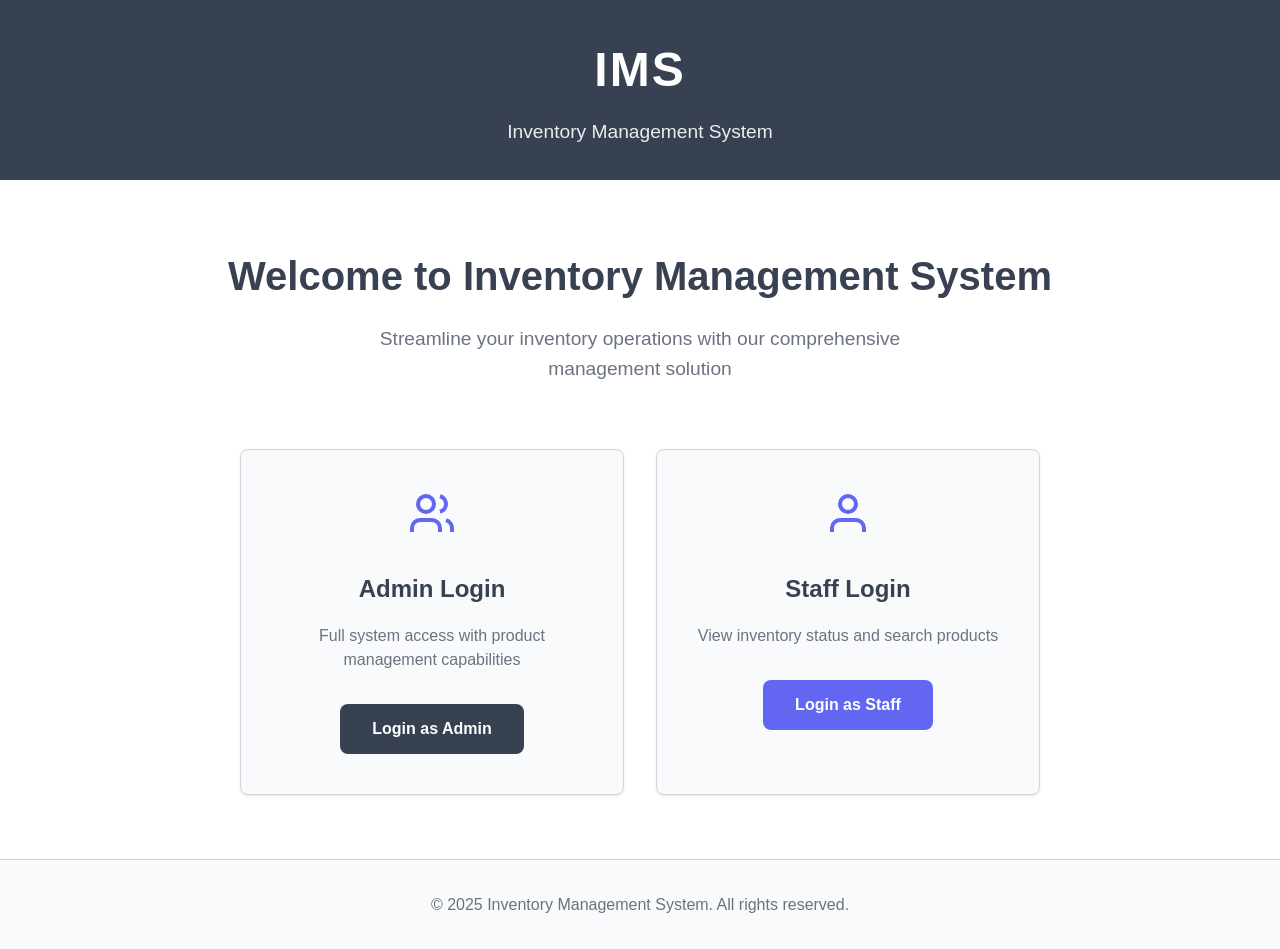
<file: index.html>
<!DOCTYPE html>
<html lang="en">
<head>
    <meta charset="UTF-8">
    <meta name="viewport" content="width=device-width, initial-scale=1.0">
    <title>Inventory Management System (IMS)</title>
    <link rel="stylesheet" href="styles.css">
</head>
<body>
    <div class="container">
        <header class="header">
            <div class="logo">
                <h1>IMS</h1>
                <span>Inventory Management System</span>
            </div>
        </header>
        
        <main class="main-content">
            <div class="welcome-section">
                <h2>Welcome to Inventory Management System</h2>
                <p>Streamline your inventory operations with our comprehensive management solution</p>
            </div>
            
            <div class="login-options">
                <div class="login-card">
                    <div class="card-icon">
                        <svg width="48" height="48" viewBox="0 0 24 24" fill="none" stroke="currentColor" stroke-width="2">
                            <path d="M16 21v-2a4 4 0 0 0-4-4H6a4 4 0 0 0-4 4v2"/>
                            <circle cx="9" cy="7" r="4"/>
                            <path d="M22 21v-2a4 4 0 0 0-3-3.87"/>
                            <path d="M16 3.13a4 4 0 0 1 0 7.75"/>
                        </svg>
                    </div>
                    <h3>Admin Login</h3>
                    <p>Full system access with product management capabilities</p>
                    <a href="admin-login.html" class="btn btn-primary">Login as Admin</a>
                </div>
                
                <div class="login-card">
                    <div class="card-icon">
                        <svg width="48" height="48" viewBox="0 0 24 24" fill="none" stroke="currentColor" stroke-width="2">
                            <path d="M20 21v-2a4 4 0 0 0-4-4H8a4 4 0 0 0-4 4v2"/>
                            <circle cx="12" cy="7" r="4"/>
                        </svg>
                    </div>
                    <h3>Staff Login</h3>
                    <p>View inventory status and search products</p>
                    <a href="client-login.html" class="btn btn-secondary">Login as Staff</a>
                </div>
            </div>
        </main>
        
        <footer class="footer">
            <p>&copy; 2025 Inventory Management System. All rights reserved.</p>
        </footer>
    </div>
</body>
</html>
</file>
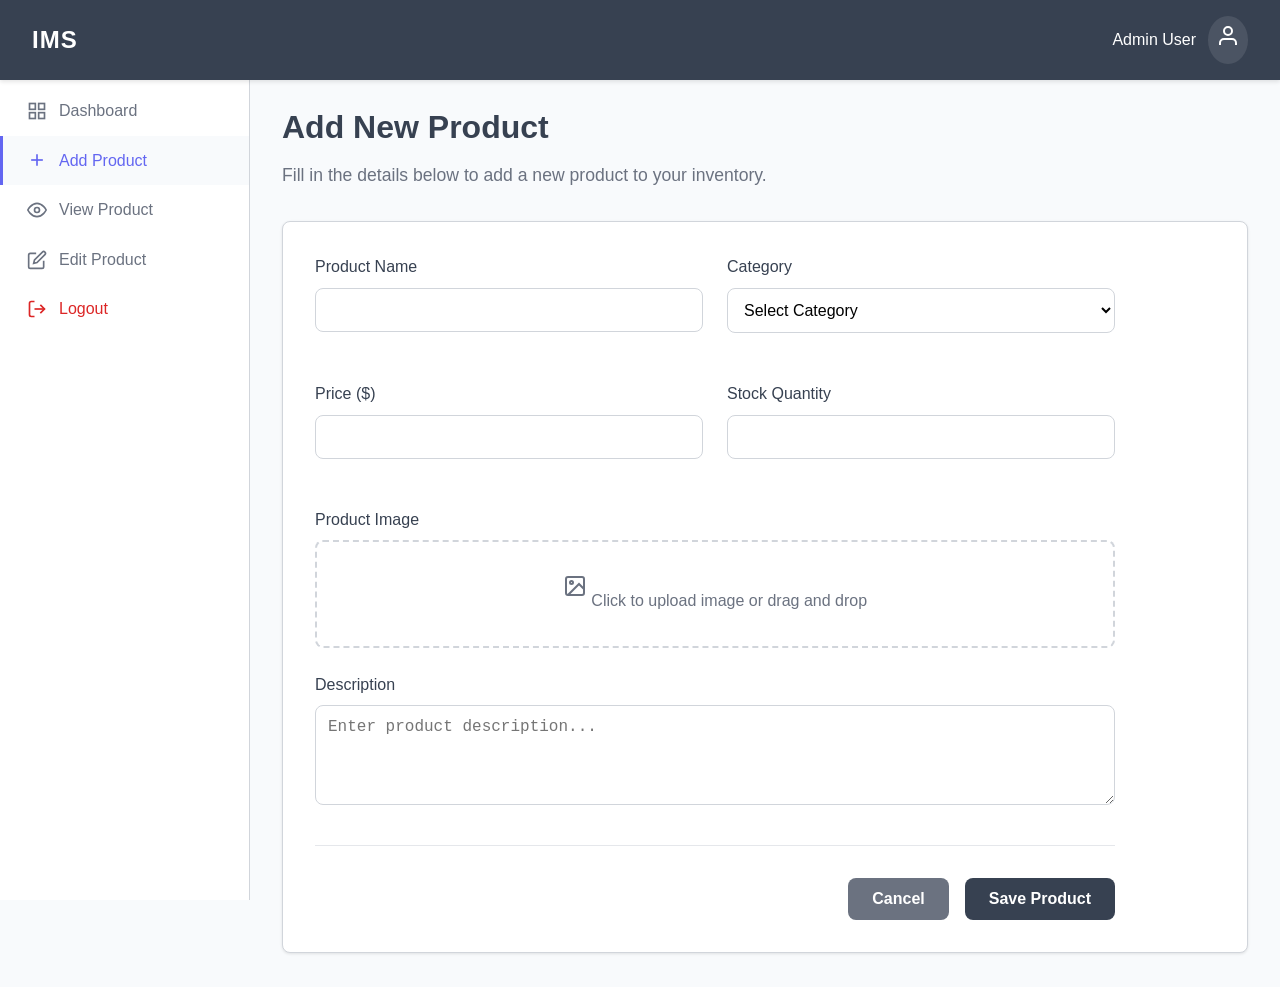
<file: admin-add-product.html>
<!DOCTYPE html>
<html lang="en">
<head>
    <meta charset="UTF-8">
    <meta name="viewport" content="width=device-width, initial-scale=1.0">
    <title>Add Product - IMS</title>
    <link rel="stylesheet" href="admin-css/admin-add-product.css">
</head>
<body>
    <div class="dashboard-container">
        <!-- Navbar -->
        <nav class="navbar">
            <div class="navbar-brand">
                <h1>IMS</h1>
            </div>
            <div class="navbar-user">
                <span class="username">Admin User</span>
                <div class="profile-icon">
                    <svg width="24" height="24" viewBox="0 0 24 24" fill="none" stroke="currentColor" stroke-width="2">
                        <path d="M20 21v-2a4 4 0 0 0-4-4H8a4 4 0 0 0-4 4v2"/>
                        <circle cx="12" cy="7" r="4"/>
                    </svg>
                </div>
            </div>
        </nav>

        <div class="dashboard-layout">
            <!-- Sidebar -->
            <aside class="sidebar">
                <div class="sidebar-header">
                    <button class="sidebar-toggle" id="sidebarToggle">
                        <svg width="24" height="24" viewBox="0 0 24 24" fill="none" stroke="currentColor" stroke-width="2">
                            <line x1="3" y1="6" x2="21" y2="6"/>
                            <line x1="3" y1="12" x2="21" y2="12"/>
                            <line x1="3" y1="18" x2="21" y2="18"/>
                        </svg>
                    </button>
                </div>
                <nav class="sidebar-nav">
                    <a href="admin-dashboard.html" class="nav-item">
                        <svg width="20" height="20" viewBox="0 0 24 24" fill="none" stroke="currentColor" stroke-width="2">
                            <rect x="3" y="3" width="7" height="7"/>
                            <rect x="14" y="3" width="7" height="7"/>
                            <rect x="14" y="14" width="7" height="7"/>
                            <rect x="3" y="14" width="7" height="7"/>
                        </svg>
                        Dashboard
                    </a>
                    <a href="admin-add-product.html" class="nav-item active">
                        <svg width="20" height="20" viewBox="0 0 24 24" fill="none" stroke="currentColor" stroke-width="2">
                            <line x1="12" y1="5" x2="12" y2="19"/>
                            <line x1="5" y1="12" x2="19" y2="12"/>
                        </svg>
                        Add Product
                    </a>
                    <a href="admin-view-product.html" class="nav-item">
                        <svg width="20" height="20" viewBox="0 0 24 24" fill="none" stroke="currentColor" stroke-width="2">
                            <path d="M1 12s4-8 11-8 11 8 11 8-4 8-11 8-11-8-11-8z"/>
                            <circle cx="12" cy="12" r="3"/>
                        </svg>
                        View Product
                    </a>
                    <a href="admin-edit-product.html" class="nav-item">
                        <svg width="20" height="20" viewBox="0 0 24 24" fill="none" stroke="currentColor" stroke-width="2">
                            <path d="M11 4H4a2 2 0 0 0-2 2v14a2 2 0 0 0 2 2h14a2 2 0 0 0 2-2v-7"/>
                            <path d="M18.5 2.5a2.121 2.121 0 0 1 3 3L12 15l-4 1 1-4 9.5-9.5z"/>
                        </svg>
                        Edit Product
                    </a>
                    <a href="index.html" class="nav-item logout">
                        <svg width="20" height="20" viewBox="0 0 24 24" fill="none" stroke="currentColor" stroke-width="2">
                            <path d="M9 21H5a2 2 0 0 1-2-2V5a2 2 0 0 1 2-2h4"/>
                            <polyline points="16,17 21,12 16,7"/>
                            <line x1="21" y1="12" x2="9" y2="12"/>
                        </svg>
                        Logout
                    </a>
                </nav>
            </aside>

            <!-- Main Content -->
            <main class="main-content">
                <div class="content-header">
                    <h2>Add New Product</h2>
                    <p>Fill in the details below to add a new product to your inventory.</p>
                </div>

                <div class="form-container">
                    <form class="product-form">
                        <div class="form-row">
                            <div class="form-group">
                                <label for="product-name">Product Name</label>
                                <input type="text" id="product-name" name="product-name" required>
                            </div>
                            <div class="form-group">
                                <label for="category">Category</label>
                                <select id="category" name="category" required>
                                    <option value="">Select Category</option>
                                    <option value="electronics">Electronics</option>
                                    <option value="clothing">Clothing</option>
                                    <option value="books">Books</option>
                                    <option value="home">Home & Garden</option>
                                    <option value="sports">Sports</option>
                                </select>
                            </div>
                        </div>

                        <div class="form-row">
                            <div class="form-group">
                                <label for="price">Price ($)</label>
                                <input type="number" id="price" name="price" step="0.01" min="0" required>
                            </div>
                            <div class="form-group">
                                <label for="stock">Stock Quantity</label>
                                <input type="number" id="stock" name="stock" min="0" required>
                            </div>
                        </div>

                        <div class="form-group">
                            <label for="image">Product Image</label>
                            <div class="file-upload">
                                <input type="file" id="image" name="image" accept="image/*">
                                <div class="file-upload-display">
                                    <svg width="24" height="24" viewBox="0 0 24 24" fill="none" stroke="currentColor" stroke-width="2">
                                        <rect x="3" y="3" width="18" height="18" rx="2" ry="2"/>
                                        <circle cx="8.5" cy="8.5" r="1.5"/>
                                        <polyline points="21,15 16,10 5,21"/>
                                    </svg>
                                    <span>Click to upload image or drag and drop</span>
                                </div>
                            </div>
                        </div>

                        <div class="form-group">
                            <label for="description">Description</label>
                            <textarea id="description" name="description" rows="4" placeholder="Enter product description..."></textarea>
                        </div>

                        <div class="form-actions">
                            <button type="button" class="btn btn-secondary" onclick="history.back()">Cancel</button>
                            <button type="submit" class="btn btn-primary">Save Product</button>
                        </div>
                    </form>
                </div>
            </main>
        </div>
    </div>

    <script>
        // Sidebar toggle functionality
        const sidebarToggle = document.getElementById('sidebarToggle');
        const sidebar = document.querySelector('.sidebar');
        
        sidebarToggle.addEventListener('click', () => {
            sidebar.classList.toggle('collapsed');
        });

        // Auto-collapse sidebar on mobile
        function handleResize() {
            if (window.innerWidth <= 768) {
                sidebar.classList.add('collapsed');
            } else {
                sidebar.classList.remove('collapsed');
            }
        }

        window.addEventListener('resize', handleResize);
        handleResize();

        // File upload display
        const fileInput = document.getElementById('image');
        const fileDisplay = document.querySelector('.file-upload-display span');
        
        fileInput.addEventListener('change', (e) => {
            if (e.target.files.length > 0) {
                fileDisplay.textContent = e.target.files[0].name;
            } else {
                fileDisplay.textContent = 'Click to upload image or drag and drop';
            }
        });
    </script>
</body>
</html>
</file>
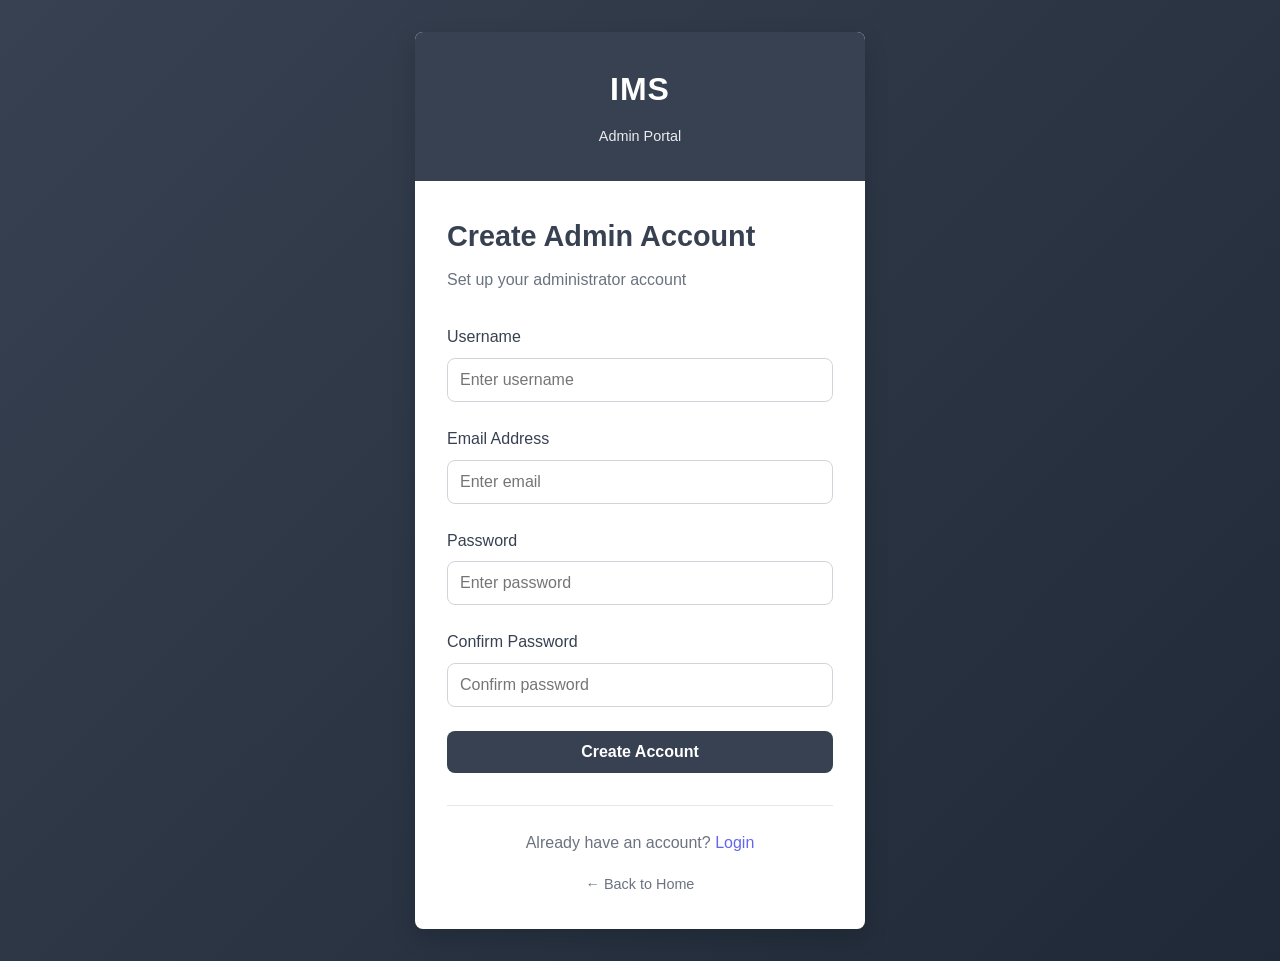
<file: admin-create-account.html>
<!DOCTYPE html>
<html lang="en">
<head>
    <meta charset="UTF-8">
    <meta name="viewport" content="width=device-width, initial-scale=1.0">
    <title>Create Admin Account - IMS</title>
    <link rel="stylesheet" href="admin-css/admin-create-account.css">
</head>
<body>
    <div class="container">
        <div class="signup-wrapper">
            <div class="signup-header">
                <div class="logo">
                    <h1>IMS</h1>
                    <span>Admin Portal</span>
                </div>
            </div>
            
            <div class="signup-form-container">
                <h2>Create Admin Account</h2>
                <p>Set up your administrator account</p>
                
                <!-- Added form ID for validation -->
                <form class="signup-form" id="adminCreateForm" novalidate>
                    <div class="form-group">
                        <label for="username">Username</label>
                        <input type="text" id="username" name="username" placeholder="Enter username">
                        <small class="error-message" id="usernameError"></small>
                    </div>
                    
                    <div class="form-group">
                        <label for="email">Email Address</label>
                        <input type="email" id="email" name="email" placeholder="Enter email">
                        <small class="error-message" id="emailError"></small>
                    </div>
                    
                    <div class="form-group">
                        <label for="password">Password</label>
                        <input type="password" id="password" name="password" placeholder="Enter password">
                        <small class="error-message" id="passwordError"></small>
                    </div>
                    
                    <div class="form-group">
                        <label for="confirm-password">Confirm Password</label>
                        <input type="password" id="confirm-password" name="confirm-password" placeholder="Confirm password">
                        <small class="error-message" id="confirmPasswordError"></small>
                    </div>
                    
                    <div class="form-actions">
                        <button type="submit" class="btn btn-primary">Create Account</button>
                    </div>
                </form>
                
                <div class="form-footer">
                    <p>Already have an account? <a href="admin-login.html">Login</a></p>
                    <a href="index.html" class="back-link">← Back to Home</a>
                </div>
            </div>
        </div>
    </div>
</body>
<script src="JS Validation/admin-create-account.js"></script>
</html>
</file>
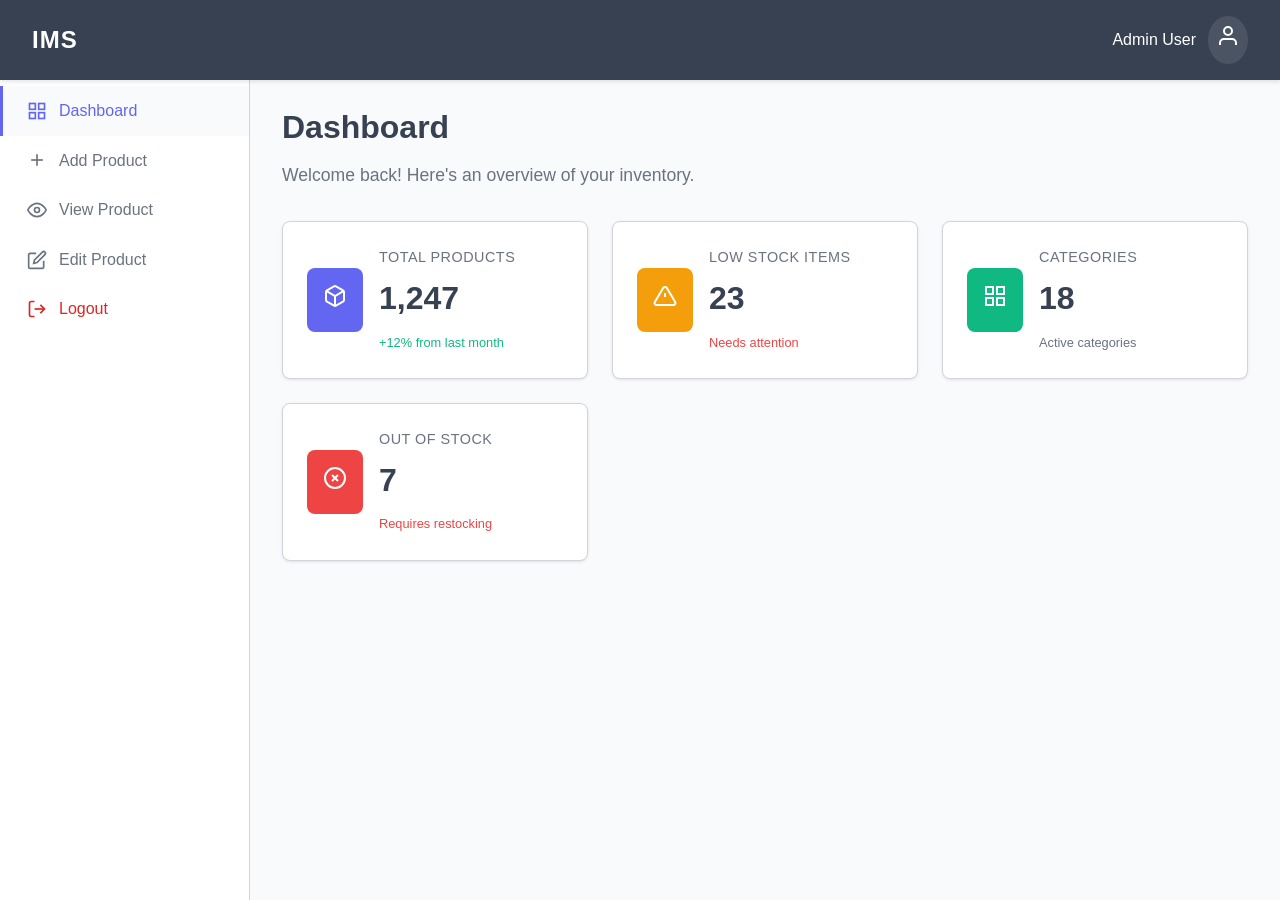
<file: admin-dashboard.html>
<!DOCTYPE html>
<html lang="en">
<head>
    <meta charset="UTF-8">
    <meta name="viewport" content="width=device-width, initial-scale=1.0">
    <title>Admin Dashboard - IMS</title>
    <link rel="stylesheet" href="admin-css/admin-dashboard.css">
</head>
<body>
    <div class="dashboard-container">
        <!-- Navbar -->
        <nav class="navbar">
            <div class="navbar-brand">
                <h1>IMS</h1>
            </div>
            <div class="navbar-user">
                <span class="username">Admin User</span>
                <div class="profile-icon">
                    <svg width="24" height="24" viewBox="0 0 24 24" fill="none" stroke="currentColor" stroke-width="2">
                        <path d="M20 21v-2a4 4 0 0 0-4-4H8a4 4 0 0 0-4 4v2"/>
                        <circle cx="12" cy="7" r="4"/>
                    </svg>
                </div>
            </div>
        </nav>

        <div class="dashboard-layout">
            <!-- Sidebar -->
            <aside class="sidebar">
                <div class="sidebar-header">
                    <button class="sidebar-toggle" id="sidebarToggle">
                        <svg width="24" height="24" viewBox="0 0 24 24" fill="none" stroke="currentColor" stroke-width="2">
                            <line x1="3" y1="6" x2="21" y2="6"/>
                            <line x1="3" y1="12" x2="21" y2="12"/>
                            <line x1="3" y1="18" x2="21" y2="18"/>
                        </svg>
                    </button>
                </div>
                <nav class="sidebar-nav">
                    <a href="admin-dashboard.html" class="nav-item active">
                        <svg width="20" height="20" viewBox="0 0 24 24" fill="none" stroke="currentColor" stroke-width="2">
                            <rect x="3" y="3" width="7" height="7"/>
                            <rect x="14" y="3" width="7" height="7"/>
                            <rect x="14" y="14" width="7" height="7"/>
                            <rect x="3" y="14" width="7" height="7"/>
                        </svg>
                        Dashboard
                    </a>
                    <a href="admin-add-product.html" class="nav-item">
                        <svg width="20" height="20" viewBox="0 0 24 24" fill="none" stroke="currentColor" stroke-width="2">
                            <line x1="12" y1="5" x2="12" y2="19"/>
                            <line x1="5" y1="12" x2="19" y2="12"/>
                        </svg>
                        Add Product
                    </a>
                    <a href="admin-view-product.html" class="nav-item">
                        <svg width="20" height="20" viewBox="0 0 24 24" fill="none" stroke="currentColor" stroke-width="2">
                            <path d="M1 12s4-8 11-8 11 8 11 8-4 8-11 8-11-8-11-8z"/>
                            <circle cx="12" cy="12" r="3"/>
                        </svg>
                        View Product
                    </a>
                    <a href="admin-edit-product.html" class="nav-item">
                        <svg width="20" height="20" viewBox="0 0 24 24" fill="none" stroke="currentColor" stroke-width="2">
                            <path d="M11 4H4a2 2 0 0 0-2 2v14a2 2 0 0 0 2 2h14a2 2 0 0 0 2-2v-7"/>
                            <path d="M18.5 2.5a2.121 2.121 0 0 1 3 3L12 15l-4 1 1-4 9.5-9.5z"/>
                        </svg>
                        Edit Product
                    </a>
                    <a href="index.html" class="nav-item logout">
                        <svg width="20" height="20" viewBox="0 0 24 24" fill="none" stroke="currentColor" stroke-width="2">
                            <path d="M9 21H5a2 2 0 0 1-2-2V5a2 2 0 0 1 2-2h4"/>
                            <polyline points="16,17 21,12 16,7"/>
                            <line x1="21" y1="12" x2="9" y2="12"/>
                        </svg>
                        Logout
                    </a>
                </nav>
            </aside>

            <!-- Main Content -->
            <main class="main-content">
                <div class="content-header">
                    <h2>Dashboard</h2>
                    <p>Welcome back! Here's an overview of your inventory.</p>
                </div>

                <div class="stats-grid">
                    <div class="stat-card">
                        <div class="stat-icon total-products">
                            <svg width="24" height="24" viewBox="0 0 24 24" fill="none" stroke="currentColor" stroke-width="2">
                                <path d="M21 16V8a2 2 0 0 0-1-1.73l-7-4a2 2 0 0 0-2 0l-7 4A2 2 0 0 0 3 8v8a2 2 0 0 0 1 1.73l7 4a2 2 0 0 0 2 0l7-4A2 2 0 0 0 21 16z"/>
                                <polyline points="3.27,6.96 12,12.01 20.73,6.96"/>
                                <line x1="12" y1="22.08" x2="12" y2="12"/>
                            </svg>
                        </div>
                        <div class="stat-content">
                            <h3>Total Products</h3>
                            <p class="stat-number">1,247</p>
                            <span class="stat-change positive">+12% from last month</span>
                        </div>
                    </div>

                    <div class="stat-card">
                        <div class="stat-icon low-stock">
                            <svg width="24" height="24" viewBox="0 0 24 24" fill="none" stroke="currentColor" stroke-width="2">
                                <path d="M10.29 3.86L1.82 18a2 2 0 0 0 1.71 3h16.94a2 2 0 0 0 1.71-3L13.71 3.86a2 2 0 0 0-3.42 0z"/>
                                <line x1="12" y1="9" x2="12" y2="13"/>
                                <line x1="12" y1="17" x2="12.01" y2="17"/>
                            </svg>
                        </div>
                        <div class="stat-content">
                            <h3>Low Stock Items</h3>
                            <p class="stat-number">23</p>
                            <span class="stat-change negative">Needs attention</span>
                        </div>
                    </div>

                    <div class="stat-card">
                        <div class="stat-icon categories">
                            <svg width="24" height="24" viewBox="0 0 24 24" fill="none" stroke="currentColor" stroke-width="2">
                                <path d="M3 3h7v7H3z"/>
                                <path d="M14 3h7v7h-7z"/>
                                <path d="M14 14h7v7h-7z"/>
                                <path d="M3 14h7v7H3z"/>
                            </svg>
                        </div>
                        <div class="stat-content">
                            <h3>Categories</h3>
                            <p class="stat-number">18</p>
                            <span class="stat-change neutral">Active categories</span>
                        </div>
                    </div>

                    <div class="stat-card">
                        <div class="stat-icon out-of-stock">
                            <svg width="24" height="24" viewBox="0 0 24 24" fill="none" stroke="currentColor" stroke-width="2">
                                <circle cx="12" cy="12" r="10"/>
                                <line x1="15" y1="9" x2="9" y2="15"/>
                                <line x1="9" y1="9" x2="15" y2="15"/>
                            </svg>
                        </div>
                        <div class="stat-content">
                            <h3>Out of Stock</h3>
                            <p class="stat-number">7</p>
                            <span class="stat-change negative">Requires restocking</span>
                        </div>
                    </div>
                </div>
            </main>
        </div>
    </div>

    <script>
        // Sidebar toggle functionality
        const sidebarToggle = document.getElementById('sidebarToggle');
        const sidebar = document.querySelector('.sidebar');
        
        sidebarToggle.addEventListener('click', () => {
            sidebar.classList.toggle('collapsed');
        });

        // Auto-collapse sidebar on mobile
        function handleResize() {
            if (window.innerWidth <= 768) {
                sidebar.classList.add('collapsed');
            } else {
                sidebar.classList.remove('collapsed');
            }
        }

        window.addEventListener('resize', handleResize);
        handleResize(); // Call on initial load
    </script>
</body>
</html>
</file>
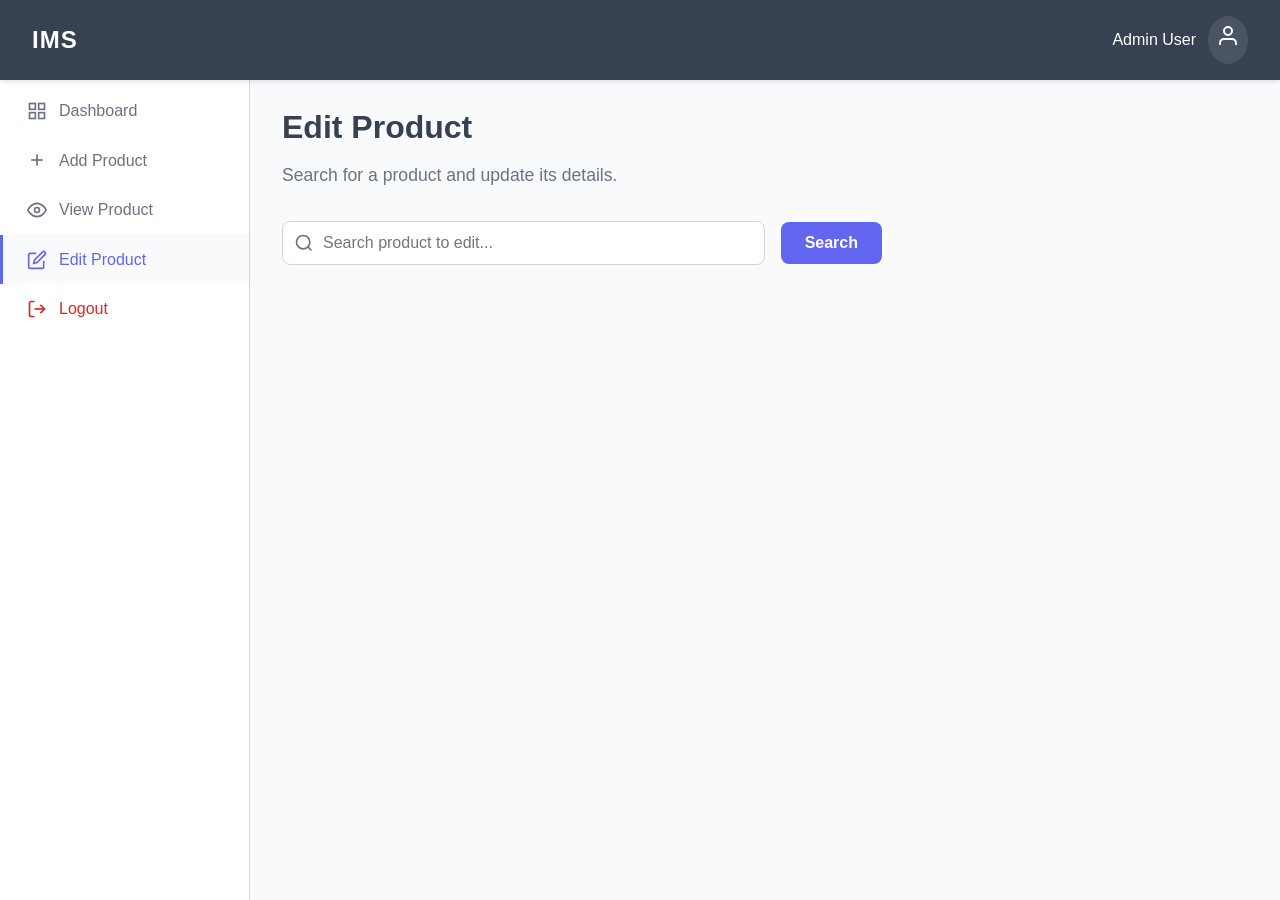
<file: admin-edit-product.html>
<!DOCTYPE html>
<html lang="en">
<head>
    <meta charset="UTF-8">
    <meta name="viewport" content="width=device-width, initial-scale=1.0">
    <title>Edit Product - IMS</title>
    <link rel="stylesheet" href="admin-css/admin-edit-product.css">
</head>
<body>
    <div class="dashboard-container">
        <!-- Navbar -->
        <nav class="navbar">
            <div class="navbar-brand">
                <h1>IMS</h1>
            </div>
            <div class="navbar-user">
                <span class="username">Admin User</span>
                <div class="profile-icon">
                    <svg width="24" height="24" viewBox="0 0 24 24" fill="none" stroke="currentColor" stroke-width="2">
                        <path d="M20 21v-2a4 4 0 0 0-4-4H8a4 4 0 0 0-4 4v2"/>
                        <circle cx="12" cy="7" r="4"/>
                    </svg>
                </div>
            </div>
        </nav>

        <div class="dashboard-layout">
            <!-- Sidebar -->
            <aside class="sidebar">
                <div class="sidebar-header">
                    <button class="sidebar-toggle" id="sidebarToggle">
                        <svg width="24" height="24" viewBox="0 0 24 24" fill="none" stroke="currentColor" stroke-width="2">
                            <line x1="3" y1="6" x2="21" y2="6"/>
                            <line x1="3" y1="12" x2="21" y2="12"/>
                            <line x1="3" y1="18" x2="21" y2="18"/>
                        </svg>
                    </button>
                </div>
                <nav class="sidebar-nav">
                    <a href="admin-dashboard.html" class="nav-item">
                        <svg width="20" height="20" viewBox="0 0 24 24" fill="none" stroke="currentColor" stroke-width="2">
                            <rect x="3" y="3" width="7" height="7"/>
                            <rect x="14" y="3" width="7" height="7"/>
                            <rect x="14" y="14" width="7" height="7"/>
                            <rect x="3" y="14" width="7" height="7"/>
                        </svg>
                        Dashboard
                    </a>
                    <a href="admin-add-product.html" class="nav-item">
                        <svg width="20" height="20" viewBox="0 0 24 24" fill="none" stroke="currentColor" stroke-width="2">
                            <line x1="12" y1="5" x2="12" y2="19"/>
                            <line x1="5" y1="12" x2="19" y2="12"/>
                        </svg>
                        Add Product
                    </a>
                    <a href="admin-view-product.html" class="nav-item">
                        <svg width="20" height="20" viewBox="0 0 24 24" fill="none" stroke="currentColor" stroke-width="2">
                            <path d="M1 12s4-8 11-8 11 8 11 8-4 8-11 8-11-8-11-8z"/>
                            <circle cx="12" cy="12" r="3"/>
                        </svg>
                        View Product
                    </a>
                    <a href="admin-edit-product.html" class="nav-item active">
                        <svg width="20" height="20" viewBox="0 0 24 24" fill="none" stroke="currentColor" stroke-width="2">
                            <path d="M11 4H4a2 2 0 0 0-2 2v14a2 2 0 0 0 2 2h14a2 2 0 0 0 2-2v-7"/>
                            <path d="M18.5 2.5a2.121 2.121 0 0 1 3 3L12 15l-4 1 1-4 9.5-9.5z"/>
                        </svg>
                        Edit Product
                    </a>
                    <a href="index.html" class="nav-item logout">
                        <svg width="20" height="20" viewBox="0 0 24 24" fill="none" stroke="currentColor" stroke-width="2">
                            <path d="M9 21H5a2 2 0 0 1-2-2V5a2 2 0 0 1 2-2h4"/>
                            <polyline points="16,17 21,12 16,7"/>
                            <line x1="21" y1="12" x2="9" y2="12"/>
                        </svg>
                        Logout
                    </a>
                </nav>
            </aside>

            <!-- Main Content -->
            <main class="main-content">
                <div class="content-header">
                    <h2>Edit Product</h2>
                    <p>Search for a product and update its details.</p>
                </div>

                <div class="search-section">
                    <div class="search-container">
                        <div class="search-input-group">
                            <svg width="20" height="20" viewBox="0 0 24 24" fill="none" stroke="currentColor" stroke-width="2">
                                <circle cx="11" cy="11" r="8"/>
                                <path d="M21 21l-4.35-4.35"/>
                            </svg>
                            <input type="text" id="searchInput" placeholder="Search product to edit...">
                        </div>
                        <button class="btn btn-search" onclick="searchProduct()">Search</button>
                    </div>
                </div>

                <div class="form-container" id="editForm" style="display: none;">
                    <div class="form-header">
                        <h3>Edit Product Details</h3>
                        <p>Update the information below to modify the product.</p>
                    </div>
                    
                    <form class="product-form">
                        <div class="form-row">
                            <div class="form-group">
                                <label for="product-name">Product Name</label>
                                <input type="text" id="product-name" name="product-name" value="Wireless Headphones" required>
                            </div>
                            <div class="form-group">
                                <label for="category">Category</label>
                                <select id="category" name="category" required>
                                    <option value="">Select Category</option>
                                    <option value="electronics" selected>Electronics</option>
                                    <option value="clothing">Clothing</option>
                                    <option value="books">Books</option>
                                    <option value="home">Home & Garden</option>
                                    <option value="sports">Sports</option>
                                </select>
                            </div>
                        </div>

                        <div class="form-row">
                            <div class="form-group">
                                <label for="price">Price ($)</label>
                                <input type="number" id="price" name="price" step="0.01" min="0" value="99.99" required>
                            </div>
                            <div class="form-group">
                                <label for="stock">Stock Quantity</label>
                                <input type="number" id="stock" name="stock" min="0" value="45" required>
                            </div>
                        </div>

                        <div class="form-group">
                            <label for="image">Product Image</label>
                            <div class="file-upload">
                                <input type="file" id="image" name="image" accept="image/*">
                                <div class="file-upload-display">
                                    <svg width="24" height="24" viewBox="0 0 24 24" fill="none" stroke="currentColor" stroke-width="2">
                                        <rect x="3" y="3" width="18" height="18" rx="2" ry="2"/>
                                        <circle cx="8.5" cy="8.5" r="1.5"/>
                                        <polyline points="21,15 16,10 5,21"/>
                                    </svg>
                                    <span>Current: headphones.jpg - Click to change</span>
                                </div>
                            </div>
                        </div>

                        <div class="form-group">
                            <label for="description">Description</label>
                            <textarea id="description" name="description" rows="4" placeholder="Enter product description...">High-quality wireless headphones with noise cancellation and premium sound quality.</textarea>
                        </div>

                        <div class="form-actions">
                            <button type="button" class="btn btn-secondary" onclick="cancelEdit()">Cancel</button>
                            <button type="submit" class="btn btn-primary">Save Changes</button>
                        </div>
                    </form>
                </div>

                <div class="no-results" id="noResults" style="display: none;">
                    <div class="no-results-content">
                        <svg width="48" height="48" viewBox="0 0 24 24" fill="none" stroke="currentColor" stroke-width="2">
                            <circle cx="11" cy="11" r="8"/>
                            <path d="M21 21l-4.35-4.35"/>
                        </svg>
                        <h3>No Product Found</h3>
                        <p>The product you searched for could not be found. Please try a different search term.</p>
                    </div>
                </div>
            </main>
        </div>
    </div>

    <script>
        // Sidebar toggle functionality
        const sidebarToggle = document.getElementById('sidebarToggle');
        const sidebar = document.querySelector('.sidebar');
        
        sidebarToggle.addEventListener('click', () => {
            sidebar.classList.toggle('collapsed');
        });

        // Auto-collapse sidebar on mobile
        function handleResize() {
            if (window.innerWidth <= 768) {
                sidebar.classList.add('collapsed');
            } else {
                sidebar.classList.remove('collapsed');
            }
        }

        window.addEventListener('resize', handleResize);
        handleResize();

        // Search product functionality
        function searchProduct() {
            const searchTerm = document.getElementById('searchInput').value.trim();
            const editForm = document.getElementById('editForm');
            const noResults = document.getElementById('noResults');
            
            if (searchTerm) {
                // Simulate search - in real app, this would be an API call
                if (searchTerm.toLowerCase().includes('headphones') || searchTerm.toLowerCase().includes('wireless')) {
                    editForm.style.display = 'block';
                    noResults.style.display = 'none';
                } else {
                    editForm.style.display = 'none';
                    noResults.style.display = 'block';
                }
            }
        }

        function cancelEdit() {
            document.getElementById('editForm').style.display = 'none';
            document.getElementById('noResults').style.display = 'none';
            document.getElementById('searchInput').value = '';
        }

        // File upload display
        const fileInput = document.getElementById('image');
        const fileDisplay = document.querySelector('.file-upload-display span');
        
        fileInput.addEventListener('change', (e) => {
            if (e.target.files.length > 0) {
                fileDisplay.textContent = e.target.files[0].name;
            } else {
                fileDisplay.textContent = 'Current: headphones.jpg - Click to change';
            }
        });

        // Enter key search
        document.getElementById('searchInput').addEventListener('keypress', (e) => {
            if (e.key === 'Enter') {
                searchProduct();
            }
        });
    </script>
</body>
</html>
</file>
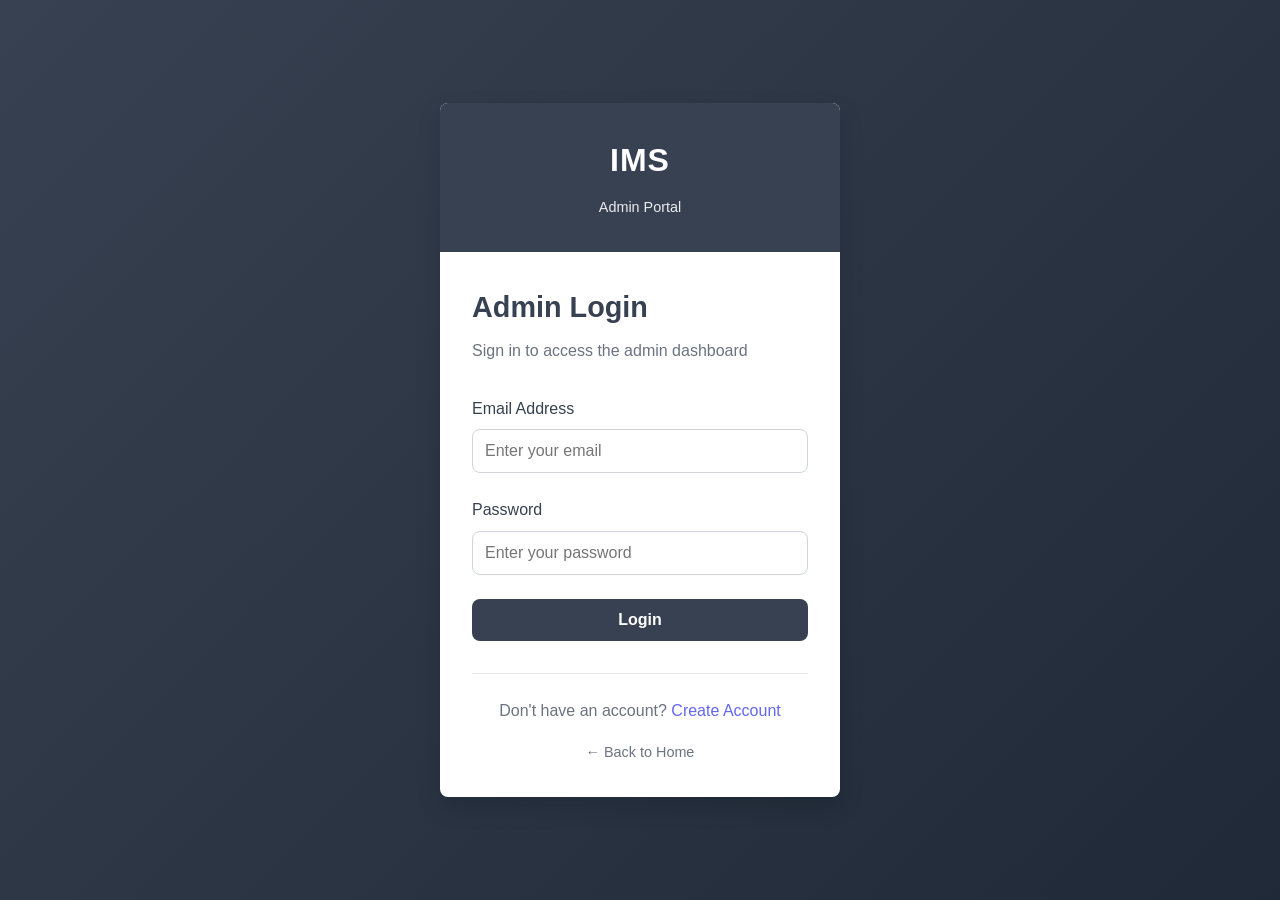
<file: admin-login.html>
<!DOCTYPE html>
<html lang="en">
<head>
    <meta charset="UTF-8">
    <meta name="viewport" content="width=device-width, initial-scale=1.0">
    <title>Admin Login - IMS</title>
    <link rel="stylesheet" href="admin-css/admin-login.css">
</head>
<body>
    <div class="container">
        <div class="login-wrapper">
            <div class="login-header">
                <div class="logo">
                    <h1>IMS</h1>
                    <span>Admin Portal</span>
                </div>
            </div>
            
            <div class="login-form-container">
                <h2>Admin Login</h2>
                <p>Sign in to access the admin dashboard</p>
                
                <!-- Added an id for targeting in JS -->
                <form class="login-form" id="adminLoginForm" novalidate>
                    <div class="form-group">
                        <label for="email">Email Address</label>
                        <input type="email" id="email" name="email" placeholder="Enter your email">
                        <small class="error-message" id="emailError"></small>
                    </div>
                    
                    <div class="form-group">
                        <label for="password">Password</label>
                        <input type="password" id="password" name="password" placeholder="Enter your password">
                        <small class="error-message" id="passwordError"></small>
                    </div>
                    
                    <div class="form-actions">
                        <button type="submit" class="btn btn-primary">Login</button>
                    </div>
                </form>
                
                <div class="form-footer">
                    <p>Don't have an account? <a href="admin-create-account.html">Create Account</a></p>
                    <a href="index.html" class="back-link">← Back to Home</a>
                </div>
            </div>
        </div>
    </div>    
</body>
<script src="JS Validation/admin-login.js"></script>
</html>
</file>
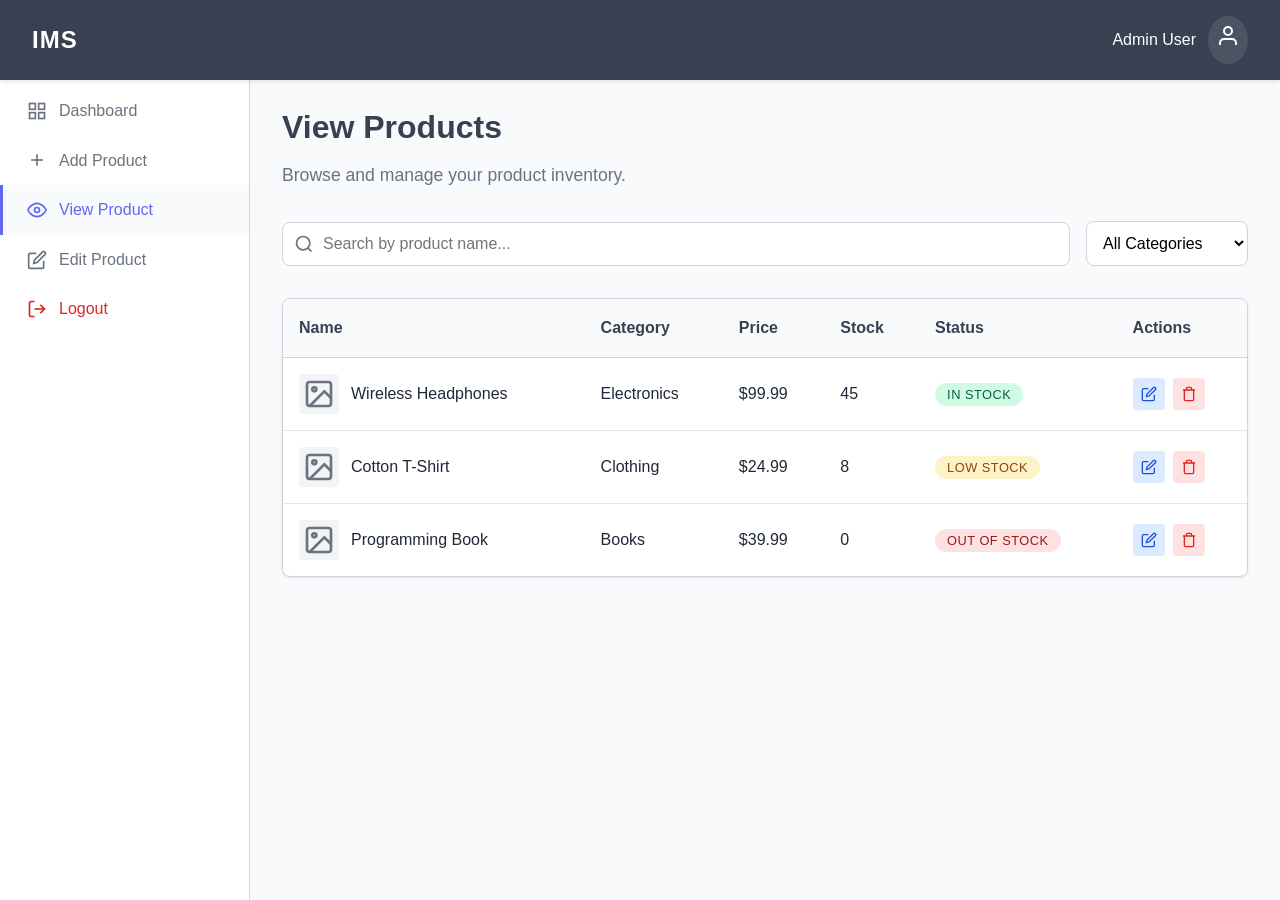
<file: admin-view-product.html>
<!DOCTYPE html>
<html lang="en">
<head>
    <meta charset="UTF-8">
    <meta name="viewport" content="width=device-width, initial-scale=1.0">
    <title>View Products - IMS</title>
    <link rel="stylesheet" href="admin-css/admin-view-product.css">
</head>
<body>
    <div class="dashboard-container">
        <!-- Navbar -->
        <nav class="navbar">
            <div class="navbar-brand">
                <h1>IMS</h1>
            </div>
            <div class="navbar-user">
                <span class="username">Admin User</span>
                <div class="profile-icon">
                    <svg width="24" height="24" viewBox="0 0 24 24" fill="none" stroke="currentColor" stroke-width="2">
                        <path d="M20 21v-2a4 4 0 0 0-4-4H8a4 4 0 0 0-4 4v2"/>
                        <circle cx="12" cy="7" r="4"/>
                    </svg>
                </div>
            </div>
        </nav>

        <div class="dashboard-layout">
            <!-- Sidebar -->
            <aside class="sidebar">
                <div class="sidebar-header">
                    <button class="sidebar-toggle" id="sidebarToggle">
                        <svg width="24" height="24" viewBox="0 0 24 24" fill="none" stroke="currentColor" stroke-width="2">
                            <line x1="3" y1="6" x2="21" y2="6"/>
                            <line x1="3" y1="12" x2="21" y2="12"/>
                            <line x1="3" y1="18" x2="21" y2="18"/>
                        </svg>
                    </button>
                </div>
                <nav class="sidebar-nav">
                    <a href="admin-dashboard.html" class="nav-item">
                        <svg width="20" height="20" viewBox="0 0 24 24" fill="none" stroke="currentColor" stroke-width="2">
                            <rect x="3" y="3" width="7" height="7"/>
                            <rect x="14" y="3" width="7" height="7"/>
                            <rect x="14" y="14" width="7" height="7"/>
                            <rect x="3" y="14" width="7" height="7"/>
                        </svg>
                        Dashboard
                    </a>
                    <a href="admin-add-product.html" class="nav-item">
                        <svg width="20" height="20" viewBox="0 0 24 24" fill="none" stroke="currentColor" stroke-width="2">
                            <line x1="12" y1="5" x2="12" y2="19"/>
                            <line x1="5" y1="12" x2="19" y2="12"/>
                        </svg>
                        Add Product
                    </a>
                    <a href="admin-view-product.html" class="nav-item active">
                        <svg width="20" height="20" viewBox="0 0 24 24" fill="none" stroke="currentColor" stroke-width="2">
                            <path d="M1 12s4-8 11-8 11 8 11 8-4 8-11 8-11-8-11-8z"/>
                            <circle cx="12" cy="12" r="3"/>
                        </svg>
                        View Product
                    </a>
                    <a href="admin-edit-product.html" class="nav-item">
                        <svg width="20" height="20" viewBox="0 0 24 24" fill="none" stroke="currentColor" stroke-width="2">
                            <path d="M11 4H4a2 2 0 0 0-2 2v14a2 2 0 0 0 2 2h14a2 2 0 0 0 2-2v-7"/>
                            <path d="M18.5 2.5a2.121 2.121 0 0 1 3 3L12 15l-4 1 1-4 9.5-9.5z"/>
                        </svg>
                        Edit Product
                    </a>
                    <a href="index.html" class="nav-item logout">
                        <svg width="20" height="20" viewBox="0 0 24 24" fill="none" stroke="currentColor" stroke-width="2">
                            <path d="M9 21H5a2 2 0 0 1-2-2V5a2 2 0 0 1 2-2h4"/>
                            <polyline points="16,17 21,12 16,7"/>
                            <line x1="21" y1="12" x2="9" y2="12"/>
                        </svg>
                        Logout
                    </a>
                </nav>
            </aside>

            <!-- Main Content -->
            <main class="main-content">
                <div class="content-header">
                    <h2>View Products</h2>
                    <p>Browse and manage your product inventory.</p>
                </div>

                <div class="search-section">
                    <div class="search-container">
                        <div class="search-input-group">
                            <svg width="20" height="20" viewBox="0 0 24 24" fill="none" stroke="currentColor" stroke-width="2">
                                <circle cx="11" cy="11" r="8"/>
                                <path d="M21 21l-4.35-4.35"/>
                            </svg>
                            <input type="text" id="searchInput" placeholder="Search by product name...">
                        </div>
                        <select id="categoryFilter">
                            <option value="">All Categories</option>
                            <option value="electronics">Electronics</option>
                            <option value="clothing">Clothing</option>
                            <option value="books">Books</option>
                            <option value="home">Home & Garden</option>
                            <option value="sports">Sports</option>
                        </select>
                    </div>
                </div>

                <div class="table-container">
                    <table class="products-table">
                        <thead>
                            <tr>
                                <th>Name</th>
                                <th>Category</th>
                                <th>Price</th>
                                <th>Stock</th>
                                <th>Status</th>
                                <th>Actions</th>
                            </tr>
                        </thead>
                        <tbody>
                            <tr>
                                <td>
                                    <div class="product-info">
                                        <div class="product-image">
                                            <svg width="32" height="32" viewBox="0 0 24 24" fill="none" stroke="currentColor" stroke-width="2">
                                                <rect x="3" y="3" width="18" height="18" rx="2" ry="2"/>
                                                <circle cx="8.5" cy="8.5" r="1.5"/>
                                                <polyline points="21,15 16,10 5,21"/>
                                            </svg>
                                        </div>
                                        <span>Wireless Headphones</span>
                                    </div>
                                </td>
                                <td>Electronics</td>
                                <td>$99.99</td>
                                <td>45</td>
                                <td><span class="status in-stock">In Stock</span></td>
                                <td>
                                    <div class="action-buttons">
                                        <button class="btn-action edit">
                                            <svg width="16" height="16" viewBox="0 0 24 24" fill="none" stroke="currentColor" stroke-width="2">
                                                <path d="M11 4H4a2 2 0 0 0-2 2v14a2 2 0 0 0 2 2h14a2 2 0 0 0 2-2v-7"/>
                                                <path d="M18.5 2.5a2.121 2.121 0 0 1 3 3L12 15l-4 1 1-4 9.5-9.5z"/>
                                            </svg>
                                        </button>
                                        <button class="btn-action delete">
                                            <svg width="16" height="16" viewBox="0 0 24 24" fill="none" stroke="currentColor" stroke-width="2">
                                                <polyline points="3,6 5,6 21,6"/>
                                                <path d="M19,6v14a2,2 0 0,1-2,2H7a2,2 0 0,1-2-2V6m3,0V4a2,2 0 0,1,2-2h4a2,2 0 0,1,2,2v2"/>
                                            </svg>
                                        </button>
                                    </div>
                                </td>
                            </tr>
                            <tr>
                                <td>
                                    <div class="product-info">
                                        <div class="product-image">
                                            <svg width="32" height="32" viewBox="0 0 24 24" fill="none" stroke="currentColor" stroke-width="2">
                                                <rect x="3" y="3" width="18" height="18" rx="2" ry="2"/>
                                                <circle cx="8.5" cy="8.5" r="1.5"/>
                                                <polyline points="21,15 16,10 5,21"/>
                                            </svg>
                                        </div>
                                        <span>Cotton T-Shirt</span>
                                    </div>
                                </td>
                                <td>Clothing</td>
                                <td>$24.99</td>
                                <td>8</td>
                                <td><span class="status low-stock">Low Stock</span></td>
                                <td>
                                    <div class="action-buttons">
                                        <button class="btn-action edit">
                                            <svg width="16" height="16" viewBox="0 0 24 24" fill="none" stroke="currentColor" stroke-width="2">
                                                <path d="M11 4H4a2 2 0 0 0-2 2v14a2 2 0 0 0 2 2h14a2 2 0 0 0 2-2v-7"/>
                                                <path d="M18.5 2.5a2.121 2.121 0 0 1 3 3L12 15l-4 1 1-4 9.5-9.5z"/>
                                            </svg>
                                        </button>
                                        <button class="btn-action delete">
                                            <svg width="16" height="16" viewBox="0 0 24 24" fill="none" stroke="currentColor" stroke-width="2">
                                                <polyline points="3,6 5,6 21,6"/>
                                                <path d="M19,6v14a2,2 0 0,1-2,2H7a2,2 0 0,1-2-2V6m3,0V4a2,2 0 0,1,2-2h4a2,2 0 0,1,2,2v2"/>
                                            </svg>
                                        </button>
                                    </div>
                                </td>
                            </tr>
                            <tr>
                                <td>
                                    <div class="product-info">
                                        <div class="product-image">
                                            <svg width="32" height="32" viewBox="0 0 24 24" fill="none" stroke="currentColor" stroke-width="2">
                                                <rect x="3" y="3" width="18" height="18" rx="2" ry="2"/>
                                                <circle cx="8.5" cy="8.5" r="1.5"/>
                                                <polyline points="21,15 16,10 5,21"/>
                                            </svg>
                                        </div>
                                        <span>Programming Book</span>
                                    </div>
                                </td>
                                <td>Books</td>
                                <td>$39.99</td>
                                <td>0</td>
                                <td><span class="status out-of-stock">Out of Stock</span></td>
                                <td>
                                    <div class="action-buttons">
                                        <button class="btn-action edit">
                                            <svg width="16" height="16" viewBox="0 0 24 24" fill="none" stroke="currentColor" stroke-width="2">
                                                <path d="M11 4H4a2 2 0 0 0-2 2v14a2 2 0 0 0 2 2h14a2 2 0 0 0 2-2v-7"/>
                                                <path d="M18.5 2.5a2.121 2.121 0 0 1 3 3L12 15l-4 1 1-4 9.5-9.5z"/>
                                            </svg>
                                        </button>
                                        <button class="btn-action delete">
                                            <svg width="16" height="16" viewBox="0 0 24 24" fill="none" stroke="currentColor" stroke-width="2">
                                                <polyline points="3,6 5,6 21,6"/>
                                                <path d="M19,6v14a2,2 0 0,1-2,2H7a2,2 0 0,1-2-2V6m3,0V4a2,2 0 0,1,2-2h4a2,2 0 0,1,2,2v2"/>
                                            </svg>
                                        </button>
                                    </div>
                                </td>
                            </tr>
                        </tbody>
                    </table>
                </div>
            </main>
        </div>
    </div>

    <script>
        // Sidebar toggle functionality
        const sidebarToggle = document.getElementById('sidebarToggle');
        const sidebar = document.querySelector('.sidebar');
        
        sidebarToggle.addEventListener('click', () => {
            sidebar.classList.toggle('collapsed');
        });

        // Auto-collapse sidebar on mobile
        function handleResize() {
            if (window.innerWidth <= 768) {
                sidebar.classList.add('collapsed');
            } else {
                sidebar.classList.remove('collapsed');
            }
        }

        window.addEventListener('resize', handleResize);
        handleResize();

        // Search and filter functionality
        const searchInput = document.getElementById('searchInput');
        const categoryFilter = document.getElementById('categoryFilter');
        const tableRows = document.querySelectorAll('.products-table tbody tr');

        function filterTable() {
            const searchTerm = searchInput.value.toLowerCase();
            const selectedCategory = categoryFilter.value.toLowerCase();

            tableRows.forEach(row => {
                const productName = row.querySelector('.product-info span').textContent.toLowerCase();
                const category = row.cells[1].textContent.toLowerCase();

                const matchesSearch = productName.includes(searchTerm);
                const matchesCategory = selectedCategory === '' || category === selectedCategory;

                if (matchesSearch && matchesCategory) {
                    row.style.display = '';
                } else {
                    row.style.display = 'none';
                }
            });
        }

        searchInput.addEventListener('input', filterTable);
        categoryFilter.addEventListener('change', filterTable);
    </script>
</body>
</html>
</file>
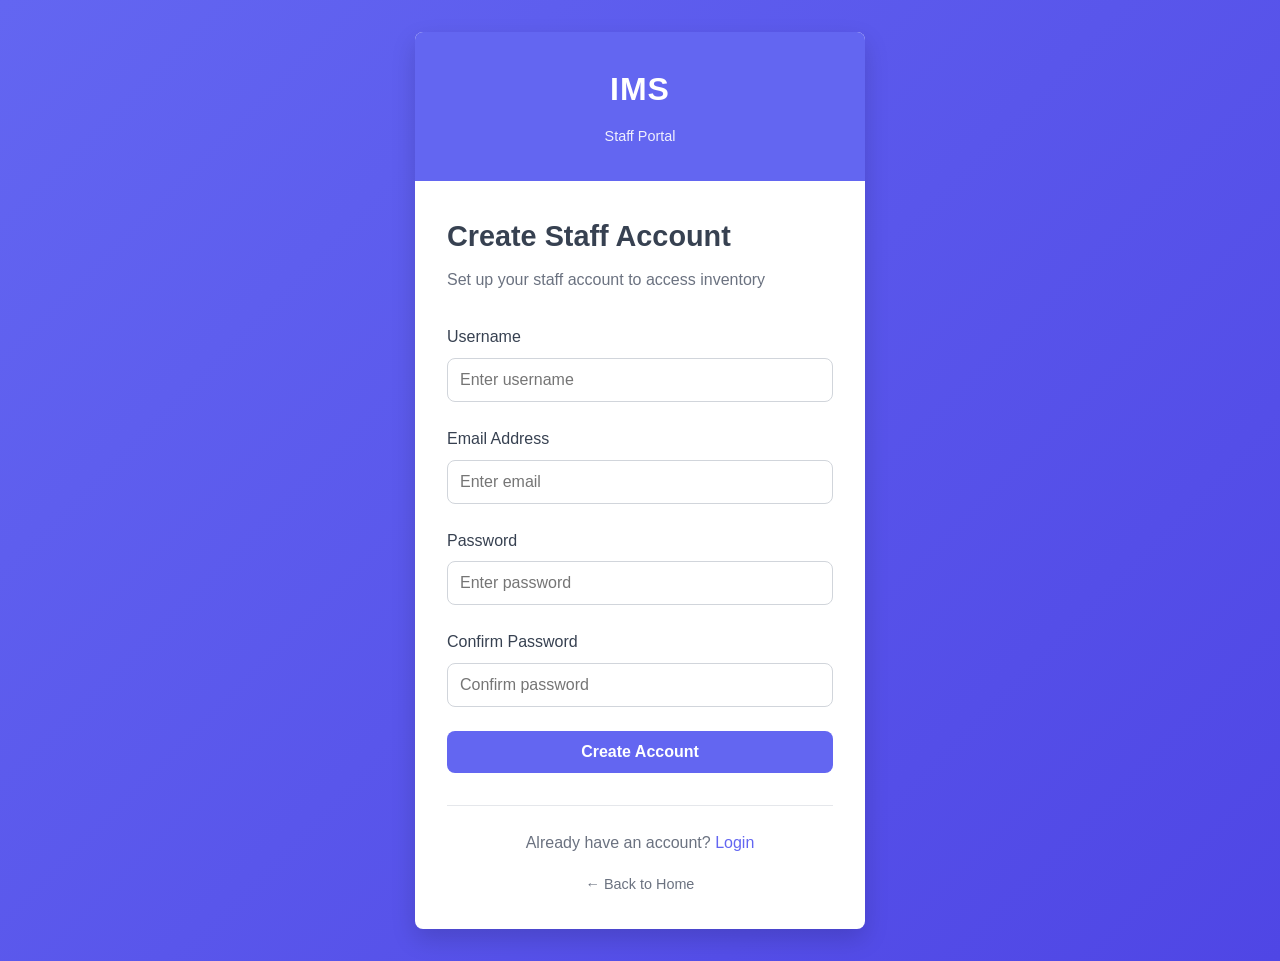
<file: client-create-account.html>
<!DOCTYPE html>
<html lang="en">
<head>
    <meta charset="UTF-8">
    <meta name="viewport" content="width=device-width, initial-scale=1.0">
    <title>Create Staff Account - IMS</title>
    <link rel="stylesheet" href="client-css/client-create-account.css">
</head>
<body>
    <div class="container">
        <div class="signup-wrapper">
            <div class="signup-header">
                <div class="logo">
                    <h1>IMS</h1>
                    <span>Staff Portal</span>
                </div>
            </div>
            
            <div class="signup-form-container">
                <h2>Create Staff Account</h2>
                <p>Set up your staff account to access inventory</p>
                
                <!-- Added ID for JS and disabled native validation -->
                <form class="signup-form" id="clientCreateForm" novalidate>
                    <div class="form-group">
                        <label for="username">Username</label>
                        <input type="text" id="username" name="username" placeholder="Enter username">
                        <small class="error-message" id="usernameError"></small>
                    </div>
                    
                    <div class="form-group">
                        <label for="email">Email Address</label>
                        <input type="email" id="email" name="email" placeholder="Enter email">
                        <small class="error-message" id="emailError"></small>
                    </div>
                    
                    <div class="form-group">
                        <label for="password">Password</label>
                        <input type="password" id="password" name="password" placeholder="Enter password">
                        <small class="error-message" id="passwordError"></small>
                    </div>
                    
                    <div class="form-group">
                        <label for="confirm-password">Confirm Password</label>
                        <input type="password" id="confirm-password" name="confirm-password" placeholder="Confirm password">
                        <small class="error-message" id="confirmPasswordError"></small>
                    </div>
                    
                    <div class="form-actions">
                        <button type="submit" class="btn btn-primary">Create Account</button>
                    </div>
                </form>
                
                <div class="form-footer">
                    <p>Already have an account? <a href="client-login.html">Login</a></p>
                    <a href="index.html" class="back-link">← Back to Home</a>
                </div>
            </div>
        </div>
    </div>
</body>
<script src="JS Validation/client-create-account.js"></script>
</html>
</file>
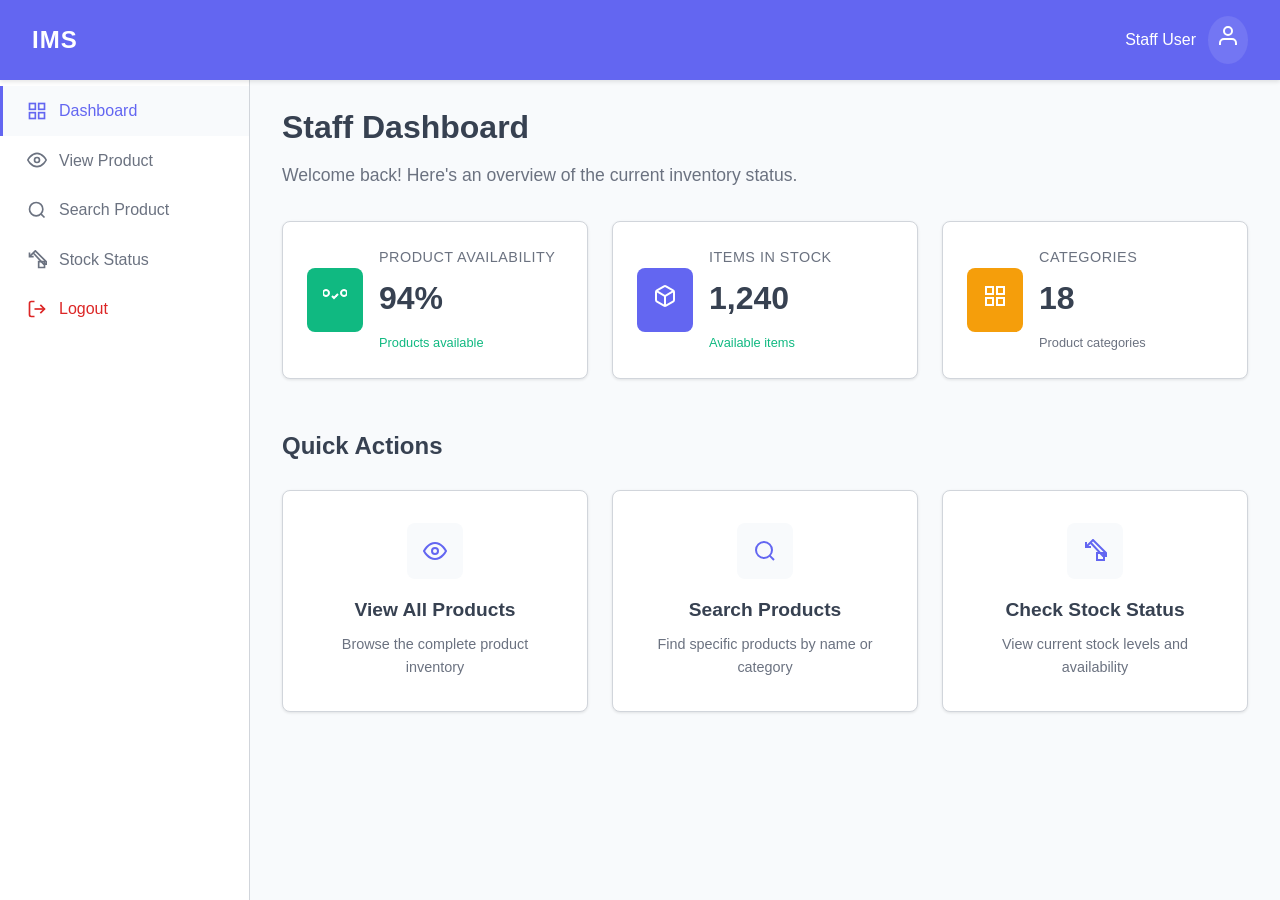
<file: client-dashboard.html>
<!DOCTYPE html>
<html lang="en">
<head>
    <meta charset="UTF-8">
    <meta name="viewport" content="width=device-width, initial-scale=1.0">
    <title>Staff Dashboard - IMS</title>
    <link rel="stylesheet" href="client-css/client-dashboard.css">
</head>
<body>
    <div class="dashboard-container">
        <!-- Navbar -->
        <nav class="navbar">
            <div class="navbar-brand">
                <h1>IMS</h1>
            </div>
            <div class="navbar-user">
                <span class="username">Staff User</span>
                <div class="profile-icon">
                    <svg width="24" height="24" viewBox="0 0 24 24" fill="none" stroke="currentColor" stroke-width="2">
                        <path d="M20 21v-2a4 4 0 0 0-4-4H8a4 4 0 0 0-4 4v2"/>
                        <circle cx="12" cy="7" r="4"/>
                    </svg>
                </div>
            </div>
        </nav>

        <div class="dashboard-layout">
            <!-- Sidebar -->
            <aside class="sidebar">
                <div class="sidebar-header">
                    <button class="sidebar-toggle" id="sidebarToggle">
                        <svg width="24" height="24" viewBox="0 0 24 24" fill="none" stroke="currentColor" stroke-width="2">
                            <line x1="3" y1="6" x2="21" y2="6"/>
                            <line x1="3" y1="12" x2="21" y2="12"/>
                            <line x1="3" y1="18" x2="21" y2="18"/>
                        </svg>
                    </button>
                </div>
                <nav class="sidebar-nav">
                    <a href="client-dashboard.html" class="nav-item active">
                        <svg width="20" height="20" viewBox="0 0 24 24" fill="none" stroke="currentColor" stroke-width="2">
                            <rect x="3" y="3" width="7" height="7"/>
                            <rect x="14" y="3" width="7" height="7"/>
                            <rect x="14" y="14" width="7" height="7"/>
                            <rect x="3" y="14" width="7" height="7"/>
                        </svg>
                        Dashboard
                    </a>
                    <a href="client-view-product.html" class="nav-item">
                        <svg width="20" height="20" viewBox="0 0 24 24" fill="none" stroke="currentColor" stroke-width="2">
                            <path d="M1 12s4-8 11-8 11 8 11 8-4 8-11 8-11-8-11-8z"/>
                            <circle cx="12" cy="12" r="3"/>
                        </svg>
                        View Product
                    </a>
                    <a href="client-search-product.html" class="nav-item">
                        <svg width="20" height="20" viewBox="0 0 24 24" fill="none" stroke="currentColor" stroke-width="2">
                            <circle cx="11" cy="11" r="8"/>
                            <path d="M21 21l-4.35-4.35"/>
                        </svg>
                        Search Product
                    </a>
                    <a href="client-stock-status.html" class="nav-item">
                        <svg width="20" height="20" viewBox="0 0 24 24" fill="none" stroke="currentColor" stroke-width="2">
                            <path d="M3 3v5h5"/>
                            <path d="M3 8l7-7 13 13v3h-3L7 3"/>
                            <path d="M14 14h7v7h-7z"/>
                        </svg>
                        Stock Status
                    </a>
                    <a href="index.html" class="nav-item logout">
                        <svg width="20" height="20" viewBox="0 0 24 24" fill="none" stroke="currentColor" stroke-width="2">
                            <path d="M9 21H5a2 2 0 0 1-2-2V5a2 2 0 0 1 2-2h4"/>
                            <polyline points="16,17 21,12 16,7"/>
                            <line x1="21" y1="12" x2="9" y2="12"/>
                        </svg>
                        Logout
                    </a>
                </nav>
            </aside>

            <!-- Main Content -->
            <main class="main-content">
                <div class="content-header">
                    <h2>Staff Dashboard</h2>
                    <p>Welcome back! Here's an overview of the current inventory status.</p>
                </div>

                <div class="stats-grid">
                    <div class="stat-card">
                        <div class="stat-icon product-availability">
                            <svg width="24" height="24" viewBox="0 0 24 24" fill="none" stroke="currentColor" stroke-width="2">
                                <path d="M9 12l2 2 4-4"/>
                                <path d="M21 12c-1 0-3-1-3-3s2-3 3-3 3 1 3 3-2 3-3 3"/>
                                <path d="M3 12c1 0 3-1 3-3s-2-3-3-3-3 1-3 3 2 3 3 3"/>
                                <path d="M13 12h1"/>
                            </svg>
                        </div>
                        <div class="stat-content">
                            <h3>Product Availability</h3>
                            <p class="stat-number">94%</p>
                            <span class="stat-change positive">Products available</span>
                        </div>
                    </div>

                    <div class="stat-card">
                        <div class="stat-icon items-in-stock">
                            <svg width="24" height="24" viewBox="0 0 24 24" fill="none" stroke="currentColor" stroke-width="2">
                                <path d="M21 16V8a2 2 0 0 0-1-1.73l-7-4a2 2 0 0 0-2 0l-7 4A2 2 0 0 0 3 8v8a2 2 0 0 0 1 1.73l7 4a2 2 0 0 0 2 0l7-4A2 2 0 0 0 21 16z"/>
                                <polyline points="3.27,6.96 12,12.01 20.73,6.96"/>
                                <line x1="12" y1="22.08" x2="12" y2="12"/>
                            </svg>
                        </div>
                        <div class="stat-content">
                            <h3>Items in Stock</h3>
                            <p class="stat-number">1,240</p>
                            <span class="stat-change positive">Available items</span>
                        </div>
                    </div>

                    <div class="stat-card">
                        <div class="stat-icon categories">
                            <svg width="24" height="24" viewBox="0 0 24 24" fill="none" stroke="currentColor" stroke-width="2">
                                <path d="M3 3h7v7H3z"/>
                                <path d="M14 3h7v7h-7z"/>
                                <path d="M14 14h7v7h-7z"/>
                                <path d="M3 14h7v7H3z"/>
                            </svg>
                        </div>
                        <div class="stat-content">
                            <h3>Categories</h3>
                            <p class="stat-number">18</p>
                            <span class="stat-change neutral">Product categories</span>
                        </div>
                    </div>
                </div>

                <div class="quick-actions">
                    <h3>Quick Actions</h3>
                    <div class="action-grid">
                        <a href="client-view-product.html" class="action-card">
                            <div class="action-icon">
                                <svg width="24" height="24" viewBox="0 0 24 24" fill="none" stroke="currentColor" stroke-width="2">
                                    <path d="M1 12s4-8 11-8 11 8 11 8-4 8-11 8-11-8-11-8z"/>
                                    <circle cx="12" cy="12" r="3"/>
                                </svg>
                            </div>
                            <h4>View All Products</h4>
                            <p>Browse the complete product inventory</p>
                        </a>

                        <a href="client-search-product.html" class="action-card">
                            <div class="action-icon">
                                <svg width="24" height="24" viewBox="0 0 24 24" fill="none" stroke="currentColor" stroke-width="2">
                                    <circle cx="11" cy="11" r="8"/>
                                    <path d="M21 21l-4.35-4.35"/>
                                </svg>
                            </div>
                            <h4>Search Products</h4>
                            <p>Find specific products by name or category</p>
                        </a>

                        <a href="client-stock-status.html" class="action-card">
                            <div class="action-icon">
                                <svg width="24" height="24" viewBox="0 0 24 24" fill="none" stroke="currentColor" stroke-width="2">
                                    <path d="M3 3v5h5"/>
                                    <path d="M3 8l7-7 13 13v3h-3L7 3"/>
                                    <path d="M14 14h7v7h-7z"/>
                                </svg>
                            </div>
                            <h4>Check Stock Status</h4>
                            <p>View current stock levels and availability</p>
                        </a>
                    </div>
                </div>
            </main>
        </div>
    </div>

    <script>
        // Sidebar toggle functionality
        const sidebarToggle = document.getElementById('sidebarToggle');
        const sidebar = document.querySelector('.sidebar');
        
        sidebarToggle.addEventListener('click', () => {
            sidebar.classList.toggle('collapsed');
        });

        // Auto-collapse sidebar on mobile
        function handleResize() {
            if (window.innerWidth <= 768) {
                sidebar.classList.add('collapsed');
            } else {
                sidebar.classList.remove('collapsed');
            }
        }

        window.addEventListener('resize', handleResize);
        handleResize(); // Call on initial load
    </script>
</body>
</html>
</file>
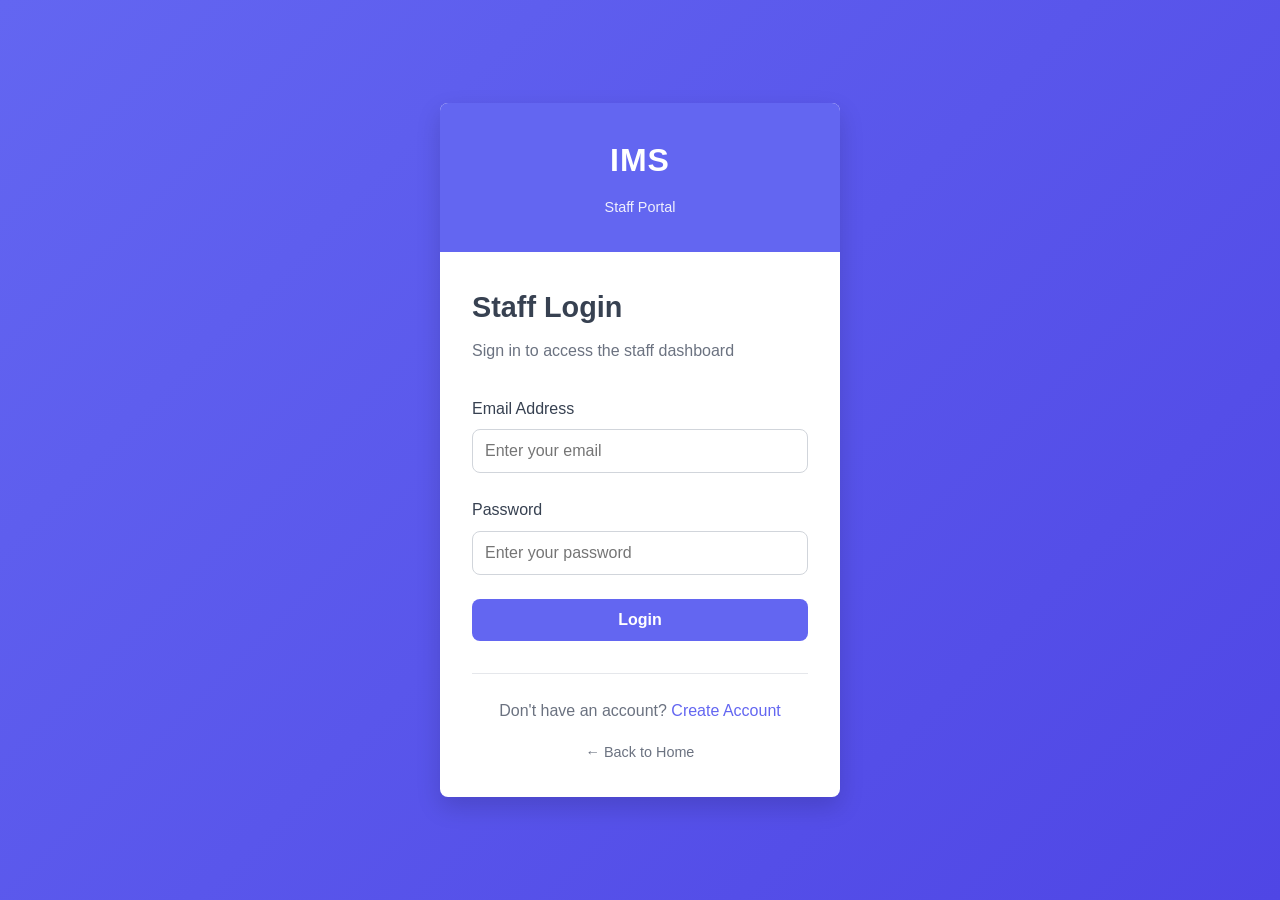
<file: client-login.html>
<!DOCTYPE html>
<html lang="en">
<head>
    <meta charset="UTF-8">
    <meta name="viewport" content="width=device-width, initial-scale=1.0">
    <title>Staff Login - IMS</title>
    <link rel="stylesheet" href="client-css/client-login.css">
</head>
<body>
    <div class="container">
        <div class="login-wrapper">
            <div class="login-header">
                <div class="logo">
                    <h1>IMS</h1>
                    <span>Staff Portal</span>
                </div>
            </div>
            
            <div class="login-form-container">
                <h2>Staff Login</h2>
                <p>Sign in to access the staff dashboard</p>
                
                <!-- Added ID for JS -->
                <form class="login-form" id="clientLoginForm" novalidate>
                    <div class="form-group">
                        <label for="email">Email Address</label>
                        <input type="email" id="email" name="email" placeholder="Enter your email">
                        <small class="error-message" id="emailError"></small>
                    </div>
                    
                    <div class="form-group">
                        <label for="password">Password</label>
                        <input type="password" id="password" name="password" placeholder="Enter your password">
                        <small class="error-message" id="passwordError"></small>
                    </div>
                    
                    <div class="form-actions">
                        <button type="submit" class="btn btn-primary">Login</button>
                    </div>
                </form>
                
                <div class="form-footer">
                    <p>Don't have an account? <a href="client-create-account.html">Create Account</a></p>
                    <a href="index.html" class="back-link">← Back to Home</a>
                </div>
            </div>
        </div>
    </div>
</body>
<script src="JS Validation/client-login.js"></script>
</html>
</file>
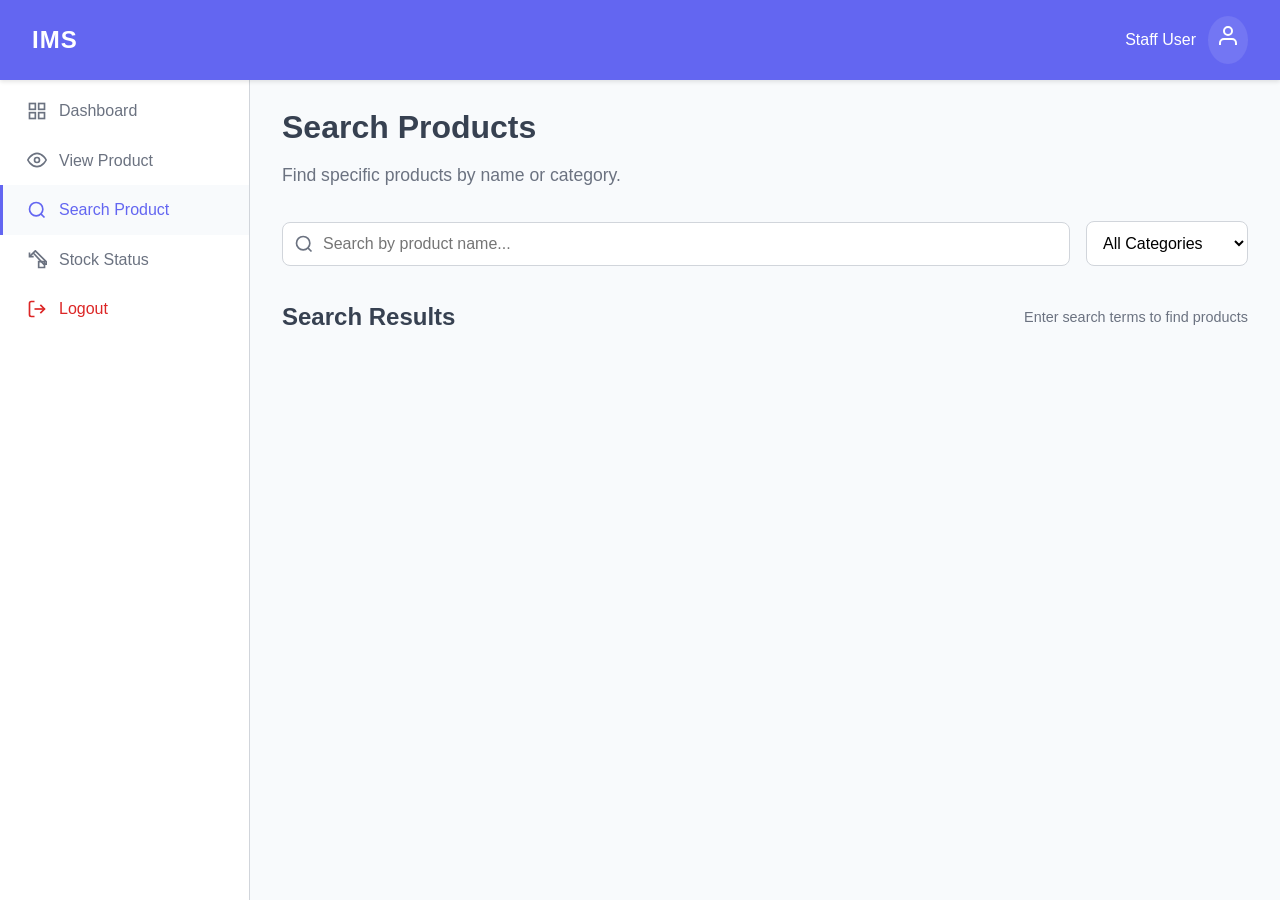
<file: client-search-product.html>
<!DOCTYPE html>
<html lang="en">
<head>
    <meta charset="UTF-8">
    <meta name="viewport" content="width=device-width, initial-scale=1.0">
    <title>Search Products - IMS Staff</title>
    <link rel="stylesheet" href="client-css/client-search-product.css">
</head>
<body>
    <div class="dashboard-container">
        <!-- Navbar -->
        <nav class="navbar">
            <div class="navbar-brand">
                <h1>IMS</h1>
            </div>
            <div class="navbar-user">
                <span class="username">Staff User</span>
                <div class="profile-icon">
                    <svg width="24" height="24" viewBox="0 0 24 24" fill="none" stroke="currentColor" stroke-width="2">
                        <path d="M20 21v-2a4 4 0 0 0-4-4H8a4 4 0 0 0-4 4v2"/>
                        <circle cx="12" cy="7" r="4"/>
                    </svg>
                </div>
            </div>
        </nav>

        <div class="dashboard-layout">
            <!-- Sidebar -->
            <aside class="sidebar">
                <div class="sidebar-header">
                    <button class="sidebar-toggle" id="sidebarToggle">
                        <svg width="24" height="24" viewBox="0 0 24 24" fill="none" stroke="currentColor" stroke-width="2">
                            <line x1="3" y1="6" x2="21" y2="6"/>
                            <line x1="3" y1="12" x2="21" y2="12"/>
                            <line x1="3" y1="18" x2="21" y2="18"/>
                        </svg>
                    </button>
                </div>
                <nav class="sidebar-nav">
                    <a href="client-dashboard.html" class="nav-item">
                        <svg width="20" height="20" viewBox="0 0 24 24" fill="none" stroke="currentColor" stroke-width="2">
                            <rect x="3" y="3" width="7" height="7"/>
                            <rect x="14" y="3" width="7" height="7"/>
                            <rect x="14" y="14" width="7" height="7"/>
                            <rect x="3" y="14" width="7" height="7"/>
                        </svg>
                        Dashboard
                    </a>
                    <a href="client-view-product.html" class="nav-item">
                        <svg width="20" height="20" viewBox="0 0 24 24" fill="none" stroke="currentColor" stroke-width="2">
                            <path d="M1 12s4-8 11-8 11 8 11 8-4 8-11 8-11-8-11-8z"/>
                            <circle cx="12" cy="12" r="3"/>
                        </svg>
                        View Product
                    </a>
                    <a href="client-search-product.html" class="nav-item active">
                        <svg width="20" height="20" viewBox="0 0 24 24" fill="none" stroke="currentColor" stroke-width="2">
                            <circle cx="11" cy="11" r="8"/>
                            <path d="M21 21l-4.35-4.35"/>
                        </svg>
                        Search Product
                    </a>
                    <a href="client-stock-status.html" class="nav-item">
                        <svg width="20" height="20" viewBox="0 0 24 24" fill="none" stroke="currentColor" stroke-width="2">
                            <path d="M3 3v5h5"/>
                            <path d="M3 8l7-7 13 13v3h-3L7 3"/>
                            <path d="M14 14h7v7h-7z"/>
                        </svg>
                        Stock Status
                    </a>
                    <a href="index.html" class="nav-item logout">
                        <svg width="20" height="20" viewBox="0 0 24 24" fill="none" stroke="currentColor" stroke-width="2">
                            <path d="M9 21H5a2 2 0 0 1-2-2V5a2 2 0 0 1 2-2h4"/>
                            <polyline points="16,17 21,12 16,7"/>
                            <line x1="21" y1="12" x2="9" y2="12"/>
                        </svg>
                        Logout
                    </a>
                </nav>
            </aside>

            <!-- Main Content -->
            <main class="main-content">
                <div class="content-header">
                    <h2>Search Products</h2>
                    <p>Find specific products by name or category.</p>
                </div>

                <div class="search-section">
                    <div class="search-container">
                        <div class="search-input-group">
                            <svg width="20" height="20" viewBox="0 0 24 24" fill="none" stroke="currentColor" stroke-width="2">
                                <circle cx="11" cy="11" r="8"/>
                                <path d="M21 21l-4.35-4.35"/>
                            </svg>
                            <input type="text" id="searchInput" placeholder="Search by product name...">
                        </div>
                        <select id="categoryFilter">
                            <option value="">All Categories</option>
                            <option value="electronics">Electronics</option>
                            <option value="clothing">Clothing</option>
                            <option value="books">Books</option>
                            <option value="home">Home & Garden</option>
                            <option value="sports">Sports</option>
                        </select>
                    </div>
                </div>

                <div class="results-section">
                    <div class="results-header">
                        <h3 id="resultsTitle">Search Results</h3>
                        <span id="resultsCount">Enter search terms to find products</span>
                    </div>

                    <div class="table-container" id="resultsTable" style="display: none;">
                        <table class="products-table">
                            <thead>
                                <tr>
                                    <th>Name</th>
                                    <th>Category</th>
                                    <th>Price</th>
                                    <th>Stock</th>
                                    <th>Status</th>
                                </tr>
                            </thead>
                            <tbody id="resultsBody">
                                <!-- Search results will be populated here -->
                            </tbody>
                        </table>
                    </div>

                    <div class="no-results" id="noResults" style="display: none;">
                        <div class="no-results-content">
                            <svg width="48" height="48" viewBox="0 0 24 24" fill="none" stroke="currentColor" stroke-width="2">
                                <circle cx="11" cy="11" r="8"/>
                                <path d="M21 21l-4.35-4.35"/>
                            </svg>
                            <h3>No Products Found</h3>
                            <p>No products match your search criteria. Try different keywords or categories.</p>
                        </div>
                    </div>
                </div>
            </main>
        </div>
    </div>

    <script>
        // Sample product data
        const products = [
            { name: 'Wireless Headphones', category: 'electronics', price: 99.99, stock: 45, status: 'in-stock' },
            { name: 'Cotton T-Shirt', category: 'clothing', price: 24.99, stock: 8, status: 'low-stock' },
            { name: 'Programming Book', category: 'books', price: 39.99, stock: 0, status: 'out-of-stock' },
            { name: 'Bluetooth Speaker', category: 'electronics', price: 79.99, stock: 23, status: 'in-stock' },
            { name: 'Running Shoes', category: 'sports', price: 129.99, stock: 15, status: 'in-stock' },
            { name: 'Coffee Maker', category: 'home', price: 89.99, stock: 12, status: 'in-stock' },
            { name: 'Smartphone', category: 'electronics', price: 699.99, stock: 7, status: 'low-stock' },
            { name: 'Yoga Mat', category: 'sports', price: 29.99, stock: 25, status: 'in-stock' }
        ];

        // Sidebar toggle functionality
        const sidebarToggle = document.getElementById('sidebarToggle');
        const sidebar = document.querySelector('.sidebar');
        
        sidebarToggle.addEventListener('click', () => {
            sidebar.classList.toggle('collapsed');
        });

        // Auto-collapse sidebar on mobile
        function handleResize() {
            if (window.innerWidth <= 768) {
                sidebar.classList.add('collapsed');
            } else {
                sidebar.classList.remove('collapsed');
            }
        }

        window.addEventListener('resize', handleResize);
        handleResize();

        // Search functionality
        const searchInput = document.getElementById('searchInput');
        const categoryFilter = document.getElementById('categoryFilter');
        const resultsTable = document.getElementById('resultsTable');
        const resultsBody = document.getElementById('resultsBody');
        const noResults = document.getElementById('noResults');
        const resultsTitle = document.getElementById('resultsTitle');
        const resultsCount = document.getElementById('resultsCount');

        function performSearch() {
            const searchTerm = searchInput.value.toLowerCase().trim();
            const selectedCategory = categoryFilter.value.toLowerCase();

            if (!searchTerm && !selectedCategory) {
                resultsTable.style.display = 'none';
                noResults.style.display = 'none';
                resultsCount.textContent = 'Enter search terms to find products';
                return;
            }

            const filteredProducts = products.filter(product => {
                const matchesSearch = !searchTerm || product.name.toLowerCase().includes(searchTerm);
                const matchesCategory = !selectedCategory || product.category === selectedCategory;
                return matchesSearch && matchesCategory;
            });

            if (filteredProducts.length > 0) {
                displayResults(filteredProducts);
                resultsTable.style.display = 'block';
                noResults.style.display = 'none';
                resultsCount.textContent = `${filteredProducts.length} product(s) found`;
            } else {
                resultsTable.style.display = 'none';
                noResults.style.display = 'block';
                resultsCount.textContent = 'No products found';
            }
        }

        function displayResults(products) {
            resultsBody.innerHTML = '';
            
            products.forEach(product => {
                const row = document.createElement('tr');
                
                const statusClass = product.status === 'in-stock' ? 'in-stock' : 
                                  product.status === 'low-stock' ? 'low-stock' : 'out-of-stock';
                const statusText = product.status === 'in-stock' ? 'In Stock' : 
                                 product.status === 'low-stock' ? 'Low Stock' : 'Out of Stock';
                
                row.innerHTML = `
                    <td>
                        <div class="product-info">
                            <div class="product-image">
                                <svg width="32" height="32" viewBox="0 0 24 24" fill="none" stroke="currentColor" stroke-width="2">
                                    <rect x="3" y="3" width="18" height="18" rx="2" ry="2"/>
                                    <circle cx="8.5" cy="8.5" r="1.5"/>
                                    <polyline points="21,15 16,10 5,21"/>
                                </svg>
                            </div>
                            <span>${product.name}</span>
                        </div>
                    </td>
                    <td>${product.category.charAt(0).toUpperCase() + product.category.slice(1)}</td>
                    <td>$${product.price.toFixed(2)}</td>
                    <td>${product.stock}</td>
                    <td><span class="status ${statusClass}">${statusText}</span></td>
                `;
                
                resultsBody.appendChild(row);
            });
        }

        searchInput.addEventListener('input', performSearch);
        categoryFilter.addEventListener('change', performSearch);
    </script>
</body>
</html>
</file>
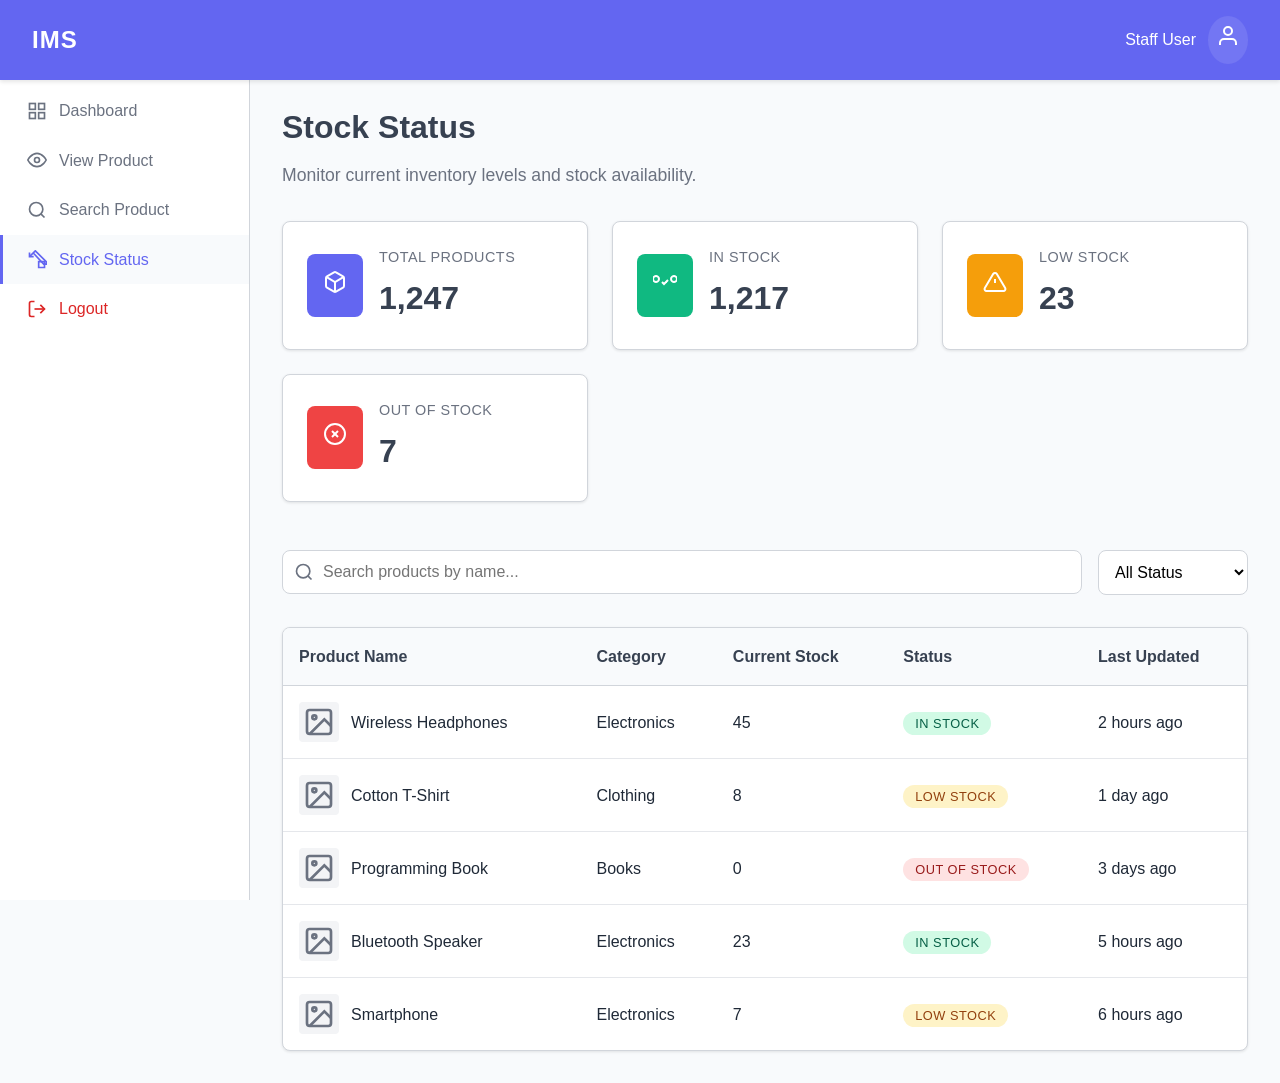
<file: client-stock-status.html>
<!DOCTYPE html>
<html lang="en">
<head>
    <meta charset="UTF-8">
    <meta name="viewport" content="width=device-width, initial-scale=1.0">
    <title>Stock Status - IMS Staff</title>
    <link rel="stylesheet" href="client-css/client-stock-status.css">
</head>
<body>
    <div class="dashboard-container">
        <!-- Navbar -->
        <nav class="navbar">
            <div class="navbar-brand">
                <h1>IMS</h1>
            </div>
            <div class="navbar-user">
                <span class="username">Staff User</span>
                <div class="profile-icon">
                    <svg width="24" height="24" viewBox="0 0 24 24" fill="none" stroke="currentColor" stroke-width="2">
                        <path d="M20 21v-2a4 4 0 0 0-4-4H8a4 4 0 0 0-4 4v2"/>
                        <circle cx="12" cy="7" r="4"/>
                    </svg>
                </div>
            </div>
        </nav>

        <div class="dashboard-layout">
            <!-- Sidebar -->
            <aside class="sidebar">
                <div class="sidebar-header">
                    <button class="sidebar-toggle" id="sidebarToggle">
                        <svg width="24" height="24" viewBox="0 0 24 24" fill="none" stroke="currentColor" stroke-width="2">
                            <line x1="3" y1="6" x2="21" y2="6"/>
                            <line x1="3" y1="12" x2="21" y2="12"/>
                            <line x1="3" y1="18" x2="21" y2="18"/>
                        </svg>
                    </button>
                </div>
                <nav class="sidebar-nav">
                    <a href="client-dashboard.html" class="nav-item">
                        <svg width="20" height="20" viewBox="0 0 24 24" fill="none" stroke="currentColor" stroke-width="2">
                            <rect x="3" y="3" width="7" height="7"/>
                            <rect x="14" y="3" width="7" height="7"/>
                            <rect x="14" y="14" width="7" height="7"/>
                            <rect x="3" y="14" width="7" height="7"/>
                        </svg>
                        Dashboard
                    </a>
                    <a href="client-view-product.html" class="nav-item">
                        <svg width="20" height="20" viewBox="0 0 24 24" fill="none" stroke="currentColor" stroke-width="2">
                            <path d="M1 12s4-8 11-8 11 8 11 8-4 8-11 8-11-8-11-8z"/>
                            <circle cx="12" cy="12" r="3"/>
                        </svg>
                        View Product
                    </a>
                    <a href="client-search-product.html" class="nav-item">
                        <svg width="20" height="20" viewBox="0 0 24 24" fill="none" stroke="currentColor" stroke-width="2">
                            <circle cx="11" cy="11" r="8"/>
                            <path d="M21 21l-4.35-4.35"/>
                        </svg>
                        Search Product
                    </a>
                    <a href="client-stock-status.html" class="nav-item active">
                        <svg width="20" height="20" viewBox="0 0 24 24" fill="none" stroke="currentColor" stroke-width="2">
                            <path d="M3 3v5h5"/>
                            <path d="M3 8l7-7 13 13v3h-3L7 3"/>
                            <path d="M14 14h7v7h-7z"/>
                        </svg>
                        Stock Status
                    </a>
                    <a href="index.html" class="nav-item logout">
                        <svg width="20" height="20" viewBox="0 0 24 24" fill="none" stroke="currentColor" stroke-width="2">
                            <path d="M9 21H5a2 2 0 0 1-2-2V5a2 2 0 0 1 2-2h4"/>
                            <polyline points="16,17 21,12 16,7"/>
                            <line x1="21" y1="12" x2="9" y2="12"/>
                        </svg>
                        Logout
                    </a>
                </nav>
            </aside>

            <!-- Main Content -->
            <main class="main-content">
                <div class="content-header">
                    <h2>Stock Status</h2>
                    <p>Monitor current inventory levels and stock availability.</p>
                </div>

                <div class="stats-grid">
                    <div class="stat-card total">
                        <div class="stat-icon">
                            <svg width="24" height="24" viewBox="0 0 24 24" fill="none" stroke="currentColor" stroke-width="2">
                                <path d="M21 16V8a2 2 0 0 0-1-1.73l-7-4a2 2 0 0 0-2 0l-7 4A2 2 0 0 0 3 8v8a2 2 0 0 0 1 1.73l7 4a2 2 0 0 0 2 0l7-4A2 2 0 0 0 21 16z"/>
                                <polyline points="3.27,6.96 12,12.01 20.73,6.96"/>
                                <line x1="12" y1="22.08" x2="12" y2="12"/>
                            </svg>
                        </div>
                        <div class="stat-content">
                            <h3>Total Products</h3>
                            <p class="stat-number">1,247</p>
                        </div>
                    </div>

                    <div class="stat-card in-stock">
                        <div class="stat-icon">
                            <svg width="24" height="24" viewBox="0 0 24 24" fill="none" stroke="currentColor" stroke-width="2">
                                <path d="M9 12l2 2 4-4"/>
                                <path d="M21 12c-1 0-3-1-3-3s2-3 3-3 3 1 3 3-2 3-3 3"/>
                                <path d="M3 12c1 0 3-1 3-3s-2-3-3-3-3 1-3 3 2 3 3 3"/>
                                <path d="M13 12h1"/>
                            </svg>
                        </div>
                        <div class="stat-content">
                            <h3>In Stock</h3>
                            <p class="stat-number">1,217</p>
                        </div>
                    </div>

                    <div class="stat-card low-stock">
                        <div class="stat-icon">
                            <svg width="24" height="24" viewBox="0 0 24 24" fill="none" stroke="currentColor" stroke-width="2">
                                <path d="M10.29 3.86L1.82 18a2 2 0 0 0 1.71 3h16.94a2 2 0 0 0 1.71-3L13.71 3.86a2 2 0 0 0-3.42 0z"/>
                                <line x1="12" y1="9" x2="12" y2="13"/>
                                <line x1="12" y1="17" x2="12.01" y2="17"/>
                            </svg>
                        </div>
                        <div class="stat-content">
                            <h3>Low Stock</h3>
                            <p class="stat-number">23</p>
                        </div>
                    </div>

                    <div class="stat-card out-of-stock">
                        <div class="stat-icon">
                            <svg width="24" height="24" viewBox="0 0 24 24" fill="none" stroke="currentColor" stroke-width="2">
                                <circle cx="12" cy="12" r="10"/>
                                <line x1="15" y1="9" x2="9" y2="15"/>
                                <line x1="9" y1="9" x2="15" y2="15"/>
                            </svg>
                        </div>
                        <div class="stat-content">
                            <h3>Out of Stock</h3>
                            <p class="stat-number">7</p>
                        </div>
                    </div>
                </div>

                <div class="search-section">
                    <div class="search-container">
                        <div class="search-input-group">
                            <svg width="20" height="20" viewBox="0 0 24 24" fill="none" stroke="currentColor" stroke-width="2">
                                <circle cx="11" cy="11" r="8"/>
                                <path d="M21 21l-4.35-4.35"/>
                            </svg>
                            <input type="text" id="searchInput" placeholder="Search products by name...">
                        </div>
                        <select id="statusFilter">
                            <option value="">All Status</option>
                            <option value="in-stock">In Stock</option>
                            <option value="low-stock">Low Stock</option>
                            <option value="out-of-stock">Out of Stock</option>
                        </select>
                    </div>
                </div>

                <div class="table-container">
                    <table class="products-table">
                        <thead>
                            <tr>
                                <th>Product Name</th>
                                <th>Category</th>
                                <th>Current Stock</th>
                                <th>Status</th>
                                <th>Last Updated</th>
                            </tr>
                        </thead>
                        <tbody>
                            <tr>
                                <td>
                                    <div class="product-info">
                                        <div class="product-image">
                                            <svg width="32" height="32" viewBox="0 0 24 24" fill="none" stroke="currentColor" stroke-width="2">
                                                <rect x="3" y="3" width="18" height="18" rx="2" ry="2"/>
                                                <circle cx="8.5" cy="8.5" r="1.5"/>
                                                <polyline points="21,15 16,10 5,21"/>
                                            </svg>
                                        </div>
                                        <span>Wireless Headphones</span>
                                    </div>
                                </td>
                                <td>Electronics</td>
                                <td>45</td>
                                <td><span class="status in-stock">In Stock</span></td>
                                <td>2 hours ago</td>
                            </tr>
                            <tr>
                                <td>
                                    <div class="product-info">
                                        <div class="product-image">
                                            <svg width="32" height="32" viewBox="0 0 24 24" fill="none" stroke="currentColor" stroke-width="2">
                                                <rect x="3" y="3" width="18" height="18" rx="2" ry="2"/>
                                                <circle cx="8.5" cy="8.5" r="1.5"/>
                                                <polyline points="21,15 16,10 5,21"/>
                                            </svg>
                                        </div>
                                        <span>Cotton T-Shirt</span>
                                    </div>
                                </td>
                                <td>Clothing</td>
                                <td>8</td>
                                <td><span class="status low-stock">Low Stock</span></td>
                                <td>1 day ago</td>
                            </tr>
                            <tr>
                                <td>
                                    <div class="product-info">
                                        <div class="product-image">
                                            <svg width="32" height="32" viewBox="0 0 24 24" fill="none" stroke="currentColor" stroke-width="2">
                                                <rect x="3" y="3" width="18" height="18" rx="2" ry="2"/>
                                                <circle cx="8.5" cy="8.5" r="1.5"/>
                                                <polyline points="21,15 16,10 5,21"/>
                                            </svg>
                                        </div>
                                        <span>Programming Book</span>
                                    </div>
                                </td>
                                <td>Books</td>
                                <td>0</td>
                                <td><span class="status out-of-stock">Out of Stock</span></td>
                                <td>3 days ago</td>
                            </tr>
                            <tr>
                                <td>
                                    <div class="product-info">
                                        <div class="product-image">
                                            <svg width="32" height="32" viewBox="0 0 24 24" fill="none" stroke="currentColor" stroke-width="2">
                                                <rect x="3" y="3" width="18" height="18" rx="2" ry="2"/>
                                                <circle cx="8.5" cy="8.5" r="1.5"/>
                                                <polyline points="21,15 16,10 5,21"/>
                                            </svg>
                                        </div>
                                        <span>Bluetooth Speaker</span>
                                    </div>
                                </td>
                                <td>Electronics</td>
                                <td>23</td>
                                <td><span class="status in-stock">In Stock</span></td>
                                <td>5 hours ago</td>
                            </tr>
                            <tr>
                                <td>
                                    <div class="product-info">
                                        <div class="product-image">
                                            <svg width="32" height="32" viewBox="0 0 24 24" fill="none" stroke="currentColor" stroke-width="2">
                                                <rect x="3" y="3" width="18" height="18" rx="2" ry="2"/>
                                                <circle cx="8.5" cy="8.5" r="1.5"/>
                                                <polyline points="21,15 16,10 5,21"/>
                                            </svg>
                                        </div>
                                        <span>Smartphone</span>
                                    </div>
                                </td>
                                <td>Electronics</td>
                                <td>7</td>
                                <td><span class="status low-stock">Low Stock</span></td>
                                <td>6 hours ago</td>
                            </tr>
                        </tbody>
                    </table>
                </div>
            </main>
        </div>
    </div>

    <script>
        // Sidebar toggle functionality
        const sidebarToggle = document.getElementById('sidebarToggle');
        const sidebar = document.querySelector('.sidebar');
        
        sidebarToggle.addEventListener('click', () => {
            sidebar.classList.toggle('collapsed');
        });

        // Auto-collapse sidebar on mobile
        function handleResize() {
            if (window.innerWidth <= 768) {
                sidebar.classList.add('collapsed');
            } else {
                sidebar.classList.remove('collapsed');
            }
        }

        window.addEventListener('resize', handleResize);
        handleResize();

        // Search and filter functionality
        const searchInput = document.getElementById('searchInput');
        const statusFilter = document.getElementById('statusFilter');
        const tableRows = document.querySelectorAll('.products-table tbody tr');

        function filterTable() {
            const searchTerm = searchInput.value.toLowerCase();
            const selectedStatus = statusFilter.value;

            tableRows.forEach(row => {
                const productName = row.querySelector('.product-info span').textContent.toLowerCase();
                const statusElement = row.querySelector('.status');
                const productStatus = statusElement.classList.contains('in-stock') ? 'in-stock' :
                                    statusElement.classList.contains('low-stock') ? 'low-stock' : 'out-of-stock';

                const matchesSearch = productName.includes(searchTerm);
                const matchesStatus = selectedStatus === '' || productStatus === selectedStatus;

                if (matchesSearch && matchesStatus) {
                    row.style.display = '';
                } else {
                    row.style.display = 'none';
                }
            });
        }

        searchInput.addEventListener('input', filterTable);
        statusFilter.addEventListener('change', filterTable);
    </script>
</body>
</html>
</file>
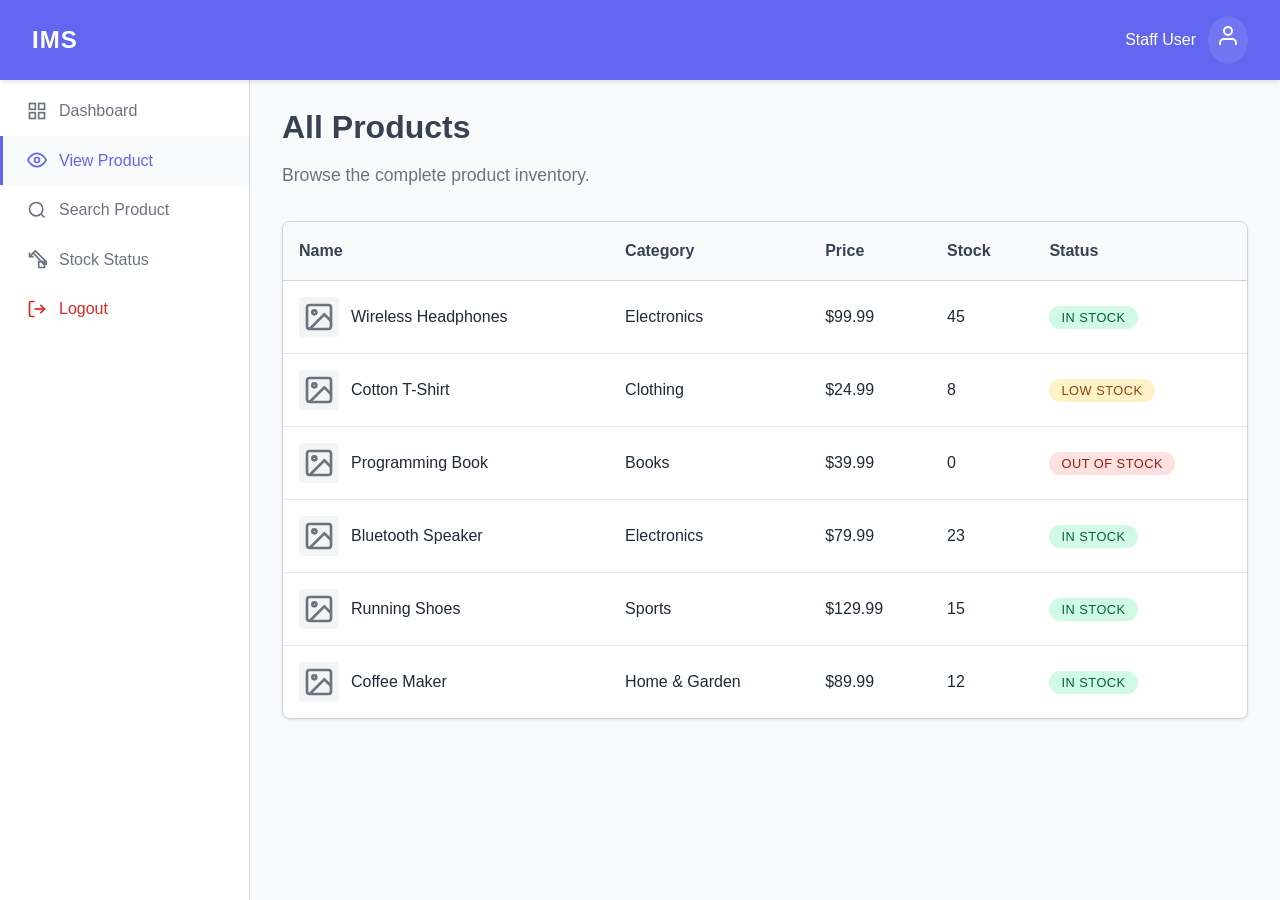
<file: client-view-product.html>
<!DOCTYPE html>
<html lang="en">
<head>
    <meta charset="UTF-8">
    <meta name="viewport" content="width=device-width, initial-scale=1.0">
    <title>View Products - IMS Staff</title>
    <link rel="stylesheet" href="client-css/client-view-product.css">
</head>
<body>
    <div class="dashboard-container">
        <!-- Navbar -->
        <nav class="navbar">
            <div class="navbar-brand">
                <h1>IMS</h1>
            </div>
            <div class="navbar-user">
                <span class="username">Staff User</span>
                <div class="profile-icon">
                    <svg width="24" height="24" viewBox="0 0 24 24" fill="none" stroke="currentColor" stroke-width="2">
                        <path d="M20 21v-2a4 4 0 0 0-4-4H8a4 4 0 0 0-4 4v2"/>
                        <circle cx="12" cy="7" r="4"/>
                    </svg>
                </div>
            </div>
        </nav>

        <div class="dashboard-layout">
            <!-- Sidebar -->
            <aside class="sidebar">
                <div class="sidebar-header">
                    <button class="sidebar-toggle" id="sidebarToggle">
                        <svg width="24" height="24" viewBox="0 0 24 24" fill="none" stroke="currentColor" stroke-width="2">
                            <line x1="3" y1="6" x2="21" y2="6"/>
                            <line x1="3" y1="12" x2="21" y2="12"/>
                            <line x1="3" y1="18" x2="21" y2="18"/>
                        </svg>
                    </button>
                </div>
                <nav class="sidebar-nav">
                    <a href="client-dashboard.html" class="nav-item">
                        <svg width="20" height="20" viewBox="0 0 24 24" fill="none" stroke="currentColor" stroke-width="2">
                            <rect x="3" y="3" width="7" height="7"/>
                            <rect x="14" y="3" width="7" height="7"/>
                            <rect x="14" y="14" width="7" height="7"/>
                            <rect x="3" y="14" width="7" height="7"/>
                        </svg>
                        Dashboard
                    </a>
                    <a href="client-view-product.html" class="nav-item active">
                        <svg width="20" height="20" viewBox="0 0 24 24" fill="none" stroke="currentColor" stroke-width="2">
                            <path d="M1 12s4-8 11-8 11 8 11 8-4 8-11 8-11-8-11-8z"/>
                            <circle cx="12" cy="12" r="3"/>
                        </svg>
                        View Product
                    </a>
                    <a href="client-search-product.html" class="nav-item">
                        <svg width="20" height="20" viewBox="0 0 24 24" fill="none" stroke="currentColor" stroke-width="2">
                            <circle cx="11" cy="11" r="8"/>
                            <path d="M21 21l-4.35-4.35"/>
                        </svg>
                        Search Product
                    </a>
                    <a href="client-stock-status.html" class="nav-item">
                        <svg width="20" height="20" viewBox="0 0 24 24" fill="none" stroke="currentColor" stroke-width="2">
                            <path d="M3 3v5h5"/>
                            <path d="M3 8l7-7 13 13v3h-3L7 3"/>
                            <path d="M14 14h7v7h-7z"/>
                        </svg>
                        Stock Status
                    </a>
                    <a href="index.html" class="nav-item logout">
                        <svg width="20" height="20" viewBox="0 0 24 24" fill="none" stroke="currentColor" stroke-width="2">
                            <path d="M9 21H5a2 2 0 0 1-2-2V5a2 2 0 0 1 2-2h4"/>
                            <polyline points="16,17 21,12 16,7"/>
                            <line x1="21" y1="12" x2="9" y2="12"/>
                        </svg>
                        Logout
                    </a>
                </nav>
            </aside>

            <!-- Main Content -->
            <main class="main-content">
                <div class="content-header">
                    <h2>All Products</h2>
                    <p>Browse the complete product inventory.</p>
                </div>

                <div class="table-container">
                    <table class="products-table">
                        <thead>
                            <tr>
                                <th>Name</th>
                                <th>Category</th>
                                <th>Price</th>
                                <th>Stock</th>
                                <th>Status</th>
                            </tr>
                        </thead>
                        <tbody>
                            <tr>
                                <td>
                                    <div class="product-info">
                                        <div class="product-image">
                                            <svg width="32" height="32" viewBox="0 0 24 24" fill="none" stroke="currentColor" stroke-width="2">
                                                <rect x="3" y="3" width="18" height="18" rx="2" ry="2"/>
                                                <circle cx="8.5" cy="8.5" r="1.5"/>
                                                <polyline points="21,15 16,10 5,21"/>
                                            </svg>
                                        </div>
                                        <span>Wireless Headphones</span>
                                    </div>
                                </td>
                                <td>Electronics</td>
                                <td>$99.99</td>
                                <td>45</td>
                                <td><span class="status in-stock">In Stock</span></td>
                            </tr>
                            <tr>
                                <td>
                                    <div class="product-info">
                                        <div class="product-image">
                                            <svg width="32" height="32" viewBox="0 0 24 24" fill="none" stroke="currentColor" stroke-width="2">
                                                <rect x="3" y="3" width="18" height="18" rx="2" ry="2"/>
                                                <circle cx="8.5" cy="8.5" r="1.5"/>
                                                <polyline points="21,15 16,10 5,21"/>
                                            </svg>
                                        </div>
                                        <span>Cotton T-Shirt</span>
                                    </div>
                                </td>
                                <td>Clothing</td>
                                <td>$24.99</td>
                                <td>8</td>
                                <td><span class="status low-stock">Low Stock</span></td>
                            </tr>
                            <tr>
                                <td>
                                    <div class="product-info">
                                        <div class="product-image">
                                            <svg width="32" height="32" viewBox="0 0 24 24" fill="none" stroke="currentColor" stroke-width="2">
                                                <rect x="3" y="3" width="18" height="18" rx="2" ry="2"/>
                                                <circle cx="8.5" cy="8.5" r="1.5"/>
                                                <polyline points="21,15 16,10 5,21"/>
                                            </svg>
                                        </div>
                                        <span>Programming Book</span>
                                    </div>
                                </td>
                                <td>Books</td>
                                <td>$39.99</td>
                                <td>0</td>
                                <td><span class="status out-of-stock">Out of Stock</span></td>
                            </tr>
                            <tr>
                                <td>
                                    <div class="product-info">
                                        <div class="product-image">
                                            <svg width="32" height="32" viewBox="0 0 24 24" fill="none" stroke="currentColor" stroke-width="2">
                                                <rect x="3" y="3" width="18" height="18" rx="2" ry="2"/>
                                                <circle cx="8.5" cy="8.5" r="1.5"/>
                                                <polyline points="21,15 16,10 5,21"/>
                                            </svg>
                                        </div>
                                        <span>Bluetooth Speaker</span>
                                    </div>
                                </td>
                                <td>Electronics</td>
                                <td>$79.99</td>
                                <td>23</td>
                                <td><span class="status in-stock">In Stock</span></td>
                            </tr>
                            <tr>
                                <td>
                                    <div class="product-info">
                                        <div class="product-image">
                                            <svg width="32" height="32" viewBox="0 0 24 24" fill="none" stroke="currentColor" stroke-width="2">
                                                <rect x="3" y="3" width="18" height="18" rx="2" ry="2"/>
                                                <circle cx="8.5" cy="8.5" r="1.5"/>
                                                <polyline points="21,15 16,10 5,21"/>
                                            </svg>
                                        </div>
                                        <span>Running Shoes</span>
                                    </div>
                                </td>
                                <td>Sports</td>
                                <td>$129.99</td>
                                <td>15</td>
                                <td><span class="status in-stock">In Stock</span></td>
                            </tr>
                            <tr>
                                <td>
                                    <div class="product-info">
                                        <div class="product-image">
                                            <svg width="32" height="32" viewBox="0 0 24 24" fill="none" stroke="currentColor" stroke-width="2">
                                                <rect x="3" y="3" width="18" height="18" rx="2" ry="2"/>
                                                <circle cx="8.5" cy="8.5" r="1.5"/>
                                                <polyline points="21,15 16,10 5,21"/>
                                            </svg>
                                        </div>
                                        <span>Coffee Maker</span>
                                    </div>
                                </td>
                                <td>Home & Garden</td>
                                <td>$89.99</td>
                                <td>12</td>
                                <td><span class="status in-stock">In Stock</span></td>
                            </tr>
                        </tbody>
                    </table>
                </div>
            </main>
        </div>
    </div>

    <script>
        // Sidebar toggle functionality
        const sidebarToggle = document.getElementById('sidebarToggle');
        const sidebar = document.querySelector('.sidebar');
        
        sidebarToggle.addEventListener('click', () => {
            sidebar.classList.toggle('collapsed');
        });

        // Auto-collapse sidebar on mobile
        function handleResize() {
            if (window.innerWidth <= 768) {
                sidebar.classList.add('collapsed');
            } else {
                sidebar.classList.remove('collapsed');
            }
        }

        window.addEventListener('resize', handleResize);
        handleResize();
    </script>
</body>
</html>
</file>
<file: styles.css>
/* Reset and base styles */
* {
  margin: 0;
  padding: 0;
  box-sizing: border-box;
}

body {
  font-family: "Segoe UI", Tahoma, Geneva, Verdana, sans-serif;
  line-height: 1.6;
  color: #1f2937;
  background-color: #ffffff;
}

/* Container */
.container {
  min-height: 100vh;
  display: flex;
  flex-direction: column;
}

/* Header */
.header {
  background-color: #374151;
  color: #ffffff;
  padding: 2rem 0;
  text-align: center;
}

.logo h1 {
  font-size: 3rem;
  font-weight: bold;
  margin-bottom: 0.5rem;
  letter-spacing: 2px;
}

.logo span {
  font-size: 1.2rem;
  opacity: 0.9;
  font-weight: 300;
}

/* Main content */
.main-content {
  flex: 1;
  padding: 4rem 2rem;
  max-width: 1200px;
  margin: 0 auto;
  width: 100%;
}

.welcome-section {
  text-align: center;
  margin-bottom: 4rem;
}

.welcome-section h2 {
  font-size: 2.5rem;
  color: #374151;
  margin-bottom: 1rem;
  font-weight: 600;
}

.welcome-section p {
  font-size: 1.2rem;
  color: #6b7280;
  max-width: 600px;
  margin: 0 auto;
}

/* Login options */
.login-options {
  display: grid;
  grid-template-columns: repeat(auto-fit, minmax(300px, 1fr));
  gap: 2rem;
  max-width: 800px;
  margin: 0 auto;
}

.login-card {
  background-color: #f8fafc;
  border: 1px solid #d1d5db;
  border-radius: 0.5rem;
  padding: 2.5rem;
  text-align: center;
  transition: all 0.3s ease;
  box-shadow: 0 1px 3px rgba(0, 0, 0, 0.1);
}

.login-card:hover {
  transform: translateY(-2px);
  box-shadow: 0 4px 12px rgba(0, 0, 0, 0.15);
}

.card-icon {
  color: #6366f1;
  margin-bottom: 1.5rem;
}

.login-card h3 {
  font-size: 1.5rem;
  color: #374151;
  margin-bottom: 1rem;
  font-weight: 600;
}

.login-card p {
  color: #6b7280;
  margin-bottom: 2rem;
  line-height: 1.5;
}

/* Buttons */
.btn {
  display: inline-block;
  padding: 0.75rem 2rem;
  border-radius: 0.5rem;
  text-decoration: none;
  font-weight: 600;
  font-size: 1rem;
  transition: all 0.3s ease;
  border: none;
  cursor: pointer;
  text-align: center;
}

.btn-primary {
  background-color: #374151;
  color: #ffffff;
}

.btn-primary:hover {
  background-color: #1f2937;
  transform: translateY(-1px);
}

.btn-secondary {
  background-color: #6366f1;
  color: #ffffff;
}

.btn-secondary:hover {
  background-color: #4f46e5;
  transform: translateY(-1px);
}

/* Footer */
.footer {
  background-color: #f8fafc;
  color: #6b7280;
  text-align: center;
  padding: 2rem;
  border-top: 1px solid #d1d5db;
}

/* Responsive design */
@media (max-width: 768px) {
  .main-content {
    padding: 2rem 1rem;
  }

  .welcome-section h2 {
    font-size: 2rem;
  }

  .logo h1 {
    font-size: 2rem;
  }

  .login-options {
    grid-template-columns: 1fr;
    gap: 1.5rem;
  }

  .login-card {
    padding: 2rem;
  }
}

@media (max-width: 480px) {
  .header {
    padding: 1.5rem 0;
  }

  .welcome-section h2 {
    font-size: 1.8rem;
  }

  .welcome-section p {
    font-size: 1rem;
  }

  .login-card {
    padding: 1.5rem;
  }
}
</file>
<file: admin-css/admin-add-product.css>
/* Import base dashboard styles */
/* Reset and base styles */
* {
  margin: 0;
  padding: 0;
  box-sizing: border-box;
}

body {
  font-family: "Segoe UI", Tahoma, Geneva, Verdana, sans-serif;
  line-height: 1.6;
  color: #1f2937;
  background-color: #f8fafc;
}

/* Dashboard container */
.dashboard-container {
  min-height: 100vh;
  display: flex;
  flex-direction: column;
}

/* Navbar */
.navbar {
  background-color: #374151;
  color: #ffffff;
  padding: 1rem 2rem;
  display: flex;
  justify-content: space-between;
  align-items: center;
  position: fixed;
  top: 0;
  left: 0;
  right: 0;
  z-index: 1000;
  box-shadow: 0 2px 4px rgba(0, 0, 0, 0.1);
}

.navbar-brand h1 {
  font-size: 1.5rem;
  font-weight: bold;
  letter-spacing: 1px;
}

.navbar-user {
  display: flex;
  align-items: center;
  gap: 0.75rem;
}

.username {
  font-weight: 500;
}

.profile-icon {
  padding: 0.5rem;
  border-radius: 50%;
  background-color: rgba(255, 255, 255, 0.1);
}

/* Dashboard layout */
.dashboard-layout {
  display: flex;
  margin-top: 70px;
  min-height: calc(100vh - 70px);
}

/* Sidebar */
.sidebar {
  width: 250px;
  background-color: #ffffff;
  border-right: 1px solid #d1d5db;
  transition: all 0.3s ease;
  position: fixed;
  left: 0;
  top: 70px;
  height: calc(100vh - 70px);
  overflow-y: auto;
  z-index: 999;
}

.sidebar.collapsed {
  transform: translateX(-100%);
}

.sidebar-header {
  padding: 1rem;
  border-bottom: 1px solid #e5e7eb;
  display: none;
}

.sidebar-toggle {
  background: none;
  border: none;
  cursor: pointer;
  color: #6b7280;
  padding: 0.5rem;
  border-radius: 0.25rem;
}

.sidebar-toggle:hover {
  background-color: #f3f4f6;
}

.sidebar-nav {
  padding: 1rem 0;
}

.nav-item {
  display: flex;
  align-items: center;
  gap: 0.75rem;
  padding: 0.75rem 1.5rem;
  color: #6b7280;
  text-decoration: none;
  transition: all 0.3s ease;
  border-left: 3px solid transparent;
}

.nav-item:hover {
  background-color: #f8fafc;
  color: #374151;
}

.nav-item.active {
  background-color: #f8fafc;
  color: #6366f1;
  border-left-color: #6366f1;
  font-weight: 500;
}

.nav-item.logout {
  margin-top: auto;
  color: #dc2626;
}

.nav-item.logout:hover {
  background-color: #fef2f2;
  color: #dc2626;
}

/* Main content */
.main-content {
  flex: 1;
  margin-left: 250px;
  padding: 2rem;
  transition: margin-left 0.3s ease;
}

.content-header {
  margin-bottom: 2rem;
}

.content-header h2 {
  font-size: 2rem;
  color: #374151;
  margin-bottom: 0.5rem;
  font-weight: 600;
}

.content-header p {
  color: #6b7280;
  font-size: 1.1rem;
}

/* Form container */
.form-container {
  background-color: #ffffff;
  border: 1px solid #d1d5db;
  border-radius: 0.5rem;
  padding: 2rem;
  box-shadow: 0 1px 3px rgba(0, 0, 0, 0.1);
}

.product-form {
  max-width: 800px;
}

.form-row {
  display: grid;
  grid-template-columns: 1fr 1fr;
  gap: 1.5rem;
  margin-bottom: 1.5rem;
}

.form-group {
  margin-bottom: 1.5rem;
}

.form-group label {
  display: block;
  margin-bottom: 0.5rem;
  color: #374151;
  font-weight: 500;
}

.form-group input,
.form-group select,
.form-group textarea {
  width: 100%;
  padding: 0.75rem;
  border: 1px solid #d1d5db;
  border-radius: 0.5rem;
  font-size: 1rem;
  transition: border-color 0.3s ease, box-shadow 0.3s ease;
  background-color: #ffffff;
}

.form-group input:focus,
.form-group select:focus,
.form-group textarea:focus {
  outline: none;
  border-color: #6366f1;
  box-shadow: 0 0 0 3px rgba(99, 102, 241, 0.1);
}

.form-group textarea {
  resize: vertical;
  min-height: 100px;
}

/* File upload */
.file-upload {
  position: relative;
}

.file-upload input[type="file"] {
  position: absolute;
  opacity: 0;
  width: 100%;
  height: 100%;
  cursor: pointer;
}

.file-upload-display {
  border: 2px dashed #d1d5db;
  border-radius: 0.5rem;
  padding: 2rem;
  text-align: center;
  color: #6b7280;
  transition: all 0.3s ease;
}

.file-upload:hover .file-upload-display {
  border-color: #6366f1;
  background-color: #f8fafc;
}

.file-upload-display svg {
  margin-bottom: 0.5rem;
}

/* Form actions */
.form-actions {
  display: flex;
  gap: 1rem;
  justify-content: flex-end;
  margin-top: 2rem;
  padding-top: 2rem;
  border-top: 1px solid #e5e7eb;
}

.btn {
  padding: 0.75rem 1.5rem;
  border-radius: 0.5rem;
  text-decoration: none;
  font-weight: 600;
  font-size: 1rem;
  transition: all 0.3s ease;
  border: none;
  cursor: pointer;
  text-align: center;
}

.btn-primary {
  background-color: #374151;
  color: #ffffff;
}

.btn-primary:hover {
  background-color: #1f2937;
  transform: translateY(-1px);
}

.btn-secondary {
  background-color: #6b7280;
  color: #ffffff;
}

.btn-secondary:hover {
  background-color: #4b5563;
  transform: translateY(-1px);
}

/* Responsive design */
@media (max-width: 768px) {
  .sidebar {
    transform: translateX(-100%);
  }

  .sidebar-header {
    display: block;
  }

  .main-content {
    margin-left: 0;
    padding: 1rem;
  }

  .form-container {
    padding: 1.5rem;
  }

  .form-row {
    grid-template-columns: 1fr;
    gap: 0;
  }

  .form-actions {
    flex-direction: column;
  }

  .content-header h2 {
    font-size: 1.5rem;
  }
}
</file>
<file: admin-css/admin-create-account.css>
/* Reset and base styles */
* {
  margin: 0;
  padding: 0;
  box-sizing: border-box;
}

body {
  font-family: "Segoe UI", Tahoma, Geneva, Verdana, sans-serif;
  line-height: 1.6;
  color: #1f2937;
  background: linear-gradient(135deg, #374151 0%, #1f2937 100%);
  min-height: 100vh;
}

/* Container */
.container {
  min-height: 100vh;
  display: flex;
  align-items: center;
  justify-content: center;
  padding: 2rem;
}

.signup-wrapper {
  background-color: #ffffff;
  border-radius: 0.5rem;
  box-shadow: 0 10px 25px rgba(0, 0, 0, 0.15);
  overflow: hidden;
  width: 100%;
  max-width: 450px;
}

/* Header */
.signup-header {
  background-color: #374151;
  color: #ffffff;
  padding: 2rem;
  text-align: center;
}

.logo h1 {
  font-size: 2rem;
  font-weight: bold;
  margin-bottom: 0.5rem;
  letter-spacing: 1px;
}

.logo span {
  font-size: 0.9rem;
  opacity: 0.9;
  font-weight: 300;
}

/* Form container */
.signup-form-container {
  padding: 2rem;
}

.signup-form-container h2 {
  font-size: 1.8rem;
  color: #374151;
  margin-bottom: 0.5rem;
  font-weight: 600;
}

.signup-form-container p {
  color: #6b7280;
  margin-bottom: 2rem;
}

/* Form styles */
.signup-form {
  margin-bottom: 2rem;
}

.form-group {
  margin-bottom: 1.5rem;
}

.form-group label {
  display: block;
  margin-bottom: 0.5rem;
  color: #374151;
  font-weight: 500;
}

.form-group input {
  width: 100%;
  padding: 0.75rem;
  border: 1px solid #d1d5db;
  border-radius: 0.5rem;
  font-size: 1rem;
  transition: border-color 0.3s ease, box-shadow 0.3s ease;
  background-color: #ffffff;
}

.form-group input:focus {
  outline: none;
  border-color: #6366f1;
  box-shadow: 0 0 0 3px rgba(99, 102, 241, 0.1);
}

/* Button */
.form-actions {
  margin-bottom: 1.5rem;
}

.btn {
  display: inline-block;
  padding: 0.75rem 2rem;
  border-radius: 0.5rem;
  text-decoration: none;
  font-weight: 600;
  font-size: 1rem;
  transition: all 0.3s ease;
  border: none;
  cursor: pointer;
  width: 100%;
  text-align: center;
}

.btn-primary {
  background-color: #374151;
  color: #ffffff;
}

.btn-primary:hover {
  background-color: #1f2937;
  transform: translateY(-1px);
}

/* Form footer */
.form-footer {
  text-align: center;
  border-top: 1px solid #e5e7eb;
  padding-top: 1.5rem;
}

.form-footer p {
  margin-bottom: 1rem;
  color: #6b7280;
}

.form-footer a {
  color: #6366f1;
  text-decoration: none;
  font-weight: 500;
}

.form-footer a:hover {
  text-decoration: underline;
}

.back-link {
  color: #6b7280 !important;
  font-size: 0.9rem;
}

.back-link:hover {
  color: #374151 !important;
}

.error-message {
    color: #d93025;
    font-size: 0.85em;
    margin-top: 4px;
    display: block;
}


/* Responsive design */
@media (max-width: 480px) {
  .container {
    padding: 1rem;
  }

  .signup-form-container {
    padding: 1.5rem;
  }

  .signup-header {
    padding: 1.5rem;
  }

  .logo h1 {
    font-size: 1.5rem;
  }
}
</file>
<file: admin-css/admin-dashboard.css>
/* Reset and base styles */
* {
  margin: 0;
  padding: 0;
  box-sizing: border-box;
}

body {
  font-family: "Segoe UI", Tahoma, Geneva, Verdana, sans-serif;
  line-height: 1.6;
  color: #1f2937;
  background-color: #f8fafc;
}

/* Dashboard container */
.dashboard-container {
  min-height: 100vh;
  display: flex;
  flex-direction: column;
}

/* Navbar */
.navbar {
  background-color: #374151;
  color: #ffffff;
  padding: 1rem 2rem;
  display: flex;
  justify-content: space-between;
  align-items: center;
  position: fixed;
  top: 0;
  left: 0;
  right: 0;
  z-index: 1000;
  box-shadow: 0 2px 4px rgba(0, 0, 0, 0.1);
}

.navbar-brand h1 {
  font-size: 1.5rem;
  font-weight: bold;
  letter-spacing: 1px;
}

.navbar-user {
  display: flex;
  align-items: center;
  gap: 0.75rem;
}

.username {
  font-weight: 500;
}

.profile-icon {
  padding: 0.5rem;
  border-radius: 50%;
  background-color: rgba(255, 255, 255, 0.1);
}

/* Dashboard layout */
.dashboard-layout {
  display: flex;
  margin-top: 70px; /* Account for fixed navbar */
  min-height: calc(100vh - 70px);
}

/* Sidebar */
.sidebar {
  width: 250px;
  background-color: #ffffff;
  border-right: 1px solid #d1d5db;
  transition: all 0.3s ease;
  position: fixed;
  left: 0;
  top: 70px;
  height: calc(100vh - 70px);
  overflow-y: auto;
  z-index: 999;
}

.sidebar.collapsed {
  transform: translateX(-100%);
}

.sidebar-header {
  padding: 1rem;
  border-bottom: 1px solid #e5e7eb;
  display: none;
}

.sidebar-toggle {
  background: none;
  border: none;
  cursor: pointer;
  color: #6b7280;
  padding: 0.5rem;
  border-radius: 0.25rem;
}

.sidebar-toggle:hover {
  background-color: #f3f4f6;
}

.sidebar-nav {
  padding: 1rem 0;
}

.nav-item {
  display: flex;
  align-items: center;
  gap: 0.75rem;
  padding: 0.75rem 1.5rem;
  color: #6b7280;
  text-decoration: none;
  transition: all 0.3s ease;
  border-left: 3px solid transparent;
}

.nav-item:hover {
  background-color: #f8fafc;
  color: #374151;
}

.nav-item.active {
  background-color: #f8fafc;
  color: #6366f1;
  border-left-color: #6366f1;
  font-weight: 500;
}

.nav-item.logout {
  margin-top: auto;
  color: #dc2626;
}

.nav-item.logout:hover {
  background-color: #fef2f2;
  color: #dc2626;
}

/* Main content */
.main-content {
  flex: 1;
  margin-left: 250px;
  padding: 2rem;
  transition: margin-left 0.3s ease;
}

.content-header {
  margin-bottom: 2rem;
}

.content-header h2 {
  font-size: 2rem;
  color: #374151;
  margin-bottom: 0.5rem;
  font-weight: 600;
}

.content-header p {
  color: #6b7280;
  font-size: 1.1rem;
}

/* Stats grid */
.stats-grid {
  display: grid;
  grid-template-columns: repeat(auto-fit, minmax(280px, 1fr));
  gap: 1.5rem;
  margin-bottom: 2rem;
}

.stat-card {
  background-color: #ffffff;
  border: 1px solid #d1d5db;
  border-radius: 0.5rem;
  padding: 1.5rem;
  display: flex;
  align-items: center;
  gap: 1rem;
  transition: all 0.3s ease;
  box-shadow: 0 1px 3px rgba(0, 0, 0, 0.1);
}

.stat-card:hover {
  transform: translateY(-2px);
  box-shadow: 0 4px 12px rgba(0, 0, 0, 0.15);
}

.stat-icon {
  padding: 1rem;
  border-radius: 0.5rem;
  color: #ffffff;
}

.stat-icon.total-products {
  background-color: #6366f1;
}

.stat-icon.low-stock {
  background-color: #f59e0b;
}

.stat-icon.categories {
  background-color: #10b981;
}

.stat-icon.out-of-stock {
  background-color: #ef4444;
}

.stat-content h3 {
  font-size: 0.9rem;
  color: #6b7280;
  margin-bottom: 0.25rem;
  font-weight: 500;
  text-transform: uppercase;
  letter-spacing: 0.5px;
}

.stat-number {
  font-size: 2rem;
  font-weight: bold;
  color: #374151;
  margin-bottom: 0.25rem;
}

.stat-change {
  font-size: 0.8rem;
  font-weight: 500;
}

.stat-change.positive {
  color: #10b981;
}

.stat-change.negative {
  color: #ef4444;
}

.stat-change.neutral {
  color: #6b7280;
}

/* Responsive design */
@media (max-width: 768px) {
  .sidebar {
    transform: translateX(-100%);
  }

  .sidebar-header {
    display: block;
  }

  .main-content {
    margin-left: 0;
    padding: 1rem;
  }

  .navbar {
    padding: 1rem;
  }

  .stats-grid {
    grid-template-columns: 1fr;
    gap: 1rem;
  }

  .stat-card {
    padding: 1rem;
  }

  .stat-number {
    font-size: 1.5rem;
  }

  .content-header h2 {
    font-size: 1.5rem;
  }
}

@media (max-width: 480px) {
  .main-content {
    padding: 0.5rem;
  }

  .stat-card {
    flex-direction: column;
    text-align: center;
    gap: 0.75rem;
  }

  .stat-content h3 {
    font-size: 0.8rem;
  }
}
</file>
<file: admin-css/admin-edit-product.css>
/* Reset and base styles */
* {
  margin: 0;
  padding: 0;
  box-sizing: border-box;
}

body {
  font-family: "Segoe UI", Tahoma, Geneva, Verdana, sans-serif;
  line-height: 1.6;
  color: #1f2937;
  background-color: #f8fafc;
}

/* Dashboard container */
.dashboard-container {
  min-height: 100vh;
  display: flex;
  flex-direction: column;
}

/* Navbar */
.navbar {
  background-color: #374151;
  color: #ffffff;
  padding: 1rem 2rem;
  display: flex;
  justify-content: space-between;
  align-items: center;
  position: fixed;
  top: 0;
  left: 0;
  right: 0;
  z-index: 1000;
  box-shadow: 0 2px 4px rgba(0, 0, 0, 0.1);
}

.navbar-brand h1 {
  font-size: 1.5rem;
  font-weight: bold;
  letter-spacing: 1px;
}

.navbar-user {
  display: flex;
  align-items: center;
  gap: 0.75rem;
}

.username {
  font-weight: 500;
}

.profile-icon {
  padding: 0.5rem;
  border-radius: 50%;
  background-color: rgba(255, 255, 255, 0.1);
}

/* Dashboard layout */
.dashboard-layout {
  display: flex;
  margin-top: 70px;
  min-height: calc(100vh - 70px);
}

/* Sidebar */
.sidebar {
  width: 250px;
  background-color: #ffffff;
  border-right: 1px solid #d1d5db;
  transition: all 0.3s ease;
  position: fixed;
  left: 0;
  top: 70px;
  height: calc(100vh - 70px);
  overflow-y: auto;
  z-index: 999;
}

.sidebar.collapsed {
  transform: translateX(-100%);
}

.sidebar-header {
  padding: 1rem;
  border-bottom: 1px solid #e5e7eb;
  display: none;
}

.sidebar-toggle {
  background: none;
  border: none;
  cursor: pointer;
  color: #6b7280;
  padding: 0.5rem;
  border-radius: 0.25rem;
}

.sidebar-toggle:hover {
  background-color: #f3f4f6;
}

.sidebar-nav {
  padding: 1rem 0;
}

.nav-item {
  display: flex;
  align-items: center;
  gap: 0.75rem;
  padding: 0.75rem 1.5rem;
  color: #6b7280;
  text-decoration: none;
  transition: all 0.3s ease;
  border-left: 3px solid transparent;
}

.nav-item:hover {
  background-color: #f8fafc;
  color: #374151;
}

.nav-item.active {
  background-color: #f8fafc;
  color: #6366f1;
  border-left-color: #6366f1;
  font-weight: 500;
}

.nav-item.logout {
  margin-top: auto;
  color: #dc2626;
}

.nav-item.logout:hover {
  background-color: #fef2f2;
  color: #dc2626;
}

/* Main content */
.main-content {
  flex: 1;
  margin-left: 250px;
  padding: 2rem;
  transition: margin-left 0.3s ease;
}

.content-header {
  margin-bottom: 2rem;
}

.content-header h2 {
  font-size: 2rem;
  color: #374151;
  margin-bottom: 0.5rem;
  font-weight: 600;
}

.content-header p {
  color: #6b7280;
  font-size: 1.1rem;
}

/* Search section */
.search-section {
  margin-bottom: 2rem;
}

.search-container {
  display: flex;
  gap: 1rem;
  align-items: center;
  max-width: 600px;
}

.search-input-group {
  position: relative;
  flex: 1;
}

.search-input-group svg {
  position: absolute;
  left: 0.75rem;
  top: 50%;
  transform: translateY(-50%);
  color: #6b7280;
}

.search-input-group input {
  width: 100%;
  padding: 0.75rem 0.75rem 0.75rem 2.5rem;
  border: 1px solid #d1d5db;
  border-radius: 0.5rem;
  font-size: 1rem;
  background-color: #ffffff;
}

.search-input-group input:focus {
  outline: none;
  border-color: #6366f1;
  box-shadow: 0 0 0 3px rgba(99, 102, 241, 0.1);
}

.btn-search {
  padding: 0.75rem 1.5rem;
  background-color: #6366f1;
  color: #ffffff;
  border: none;
  border-radius: 0.5rem;
  font-weight: 600;
  cursor: pointer;
  transition: all 0.3s ease;
}

.btn-search:hover {
  background-color: #4f46e5;
  transform: translateY(-1px);
}

/* Form container */
.form-container {
  background-color: #ffffff;
  border: 1px solid #d1d5db;
  border-radius: 0.5rem;
  padding: 2rem;
  box-shadow: 0 1px 3px rgba(0, 0, 0, 0.1);
  margin-bottom: 2rem;
}

.form-header {
  margin-bottom: 2rem;
  padding-bottom: 1rem;
  border-bottom: 1px solid #e5e7eb;
}

.form-header h3 {
  font-size: 1.5rem;
  color: #374151;
  margin-bottom: 0.5rem;
  font-weight: 600;
}

.form-header p {
  color: #6b7280;
}

.product-form {
  max-width: 800px;
}

.form-row {
  display: grid;
  grid-template-columns: 1fr 1fr;
  gap: 1.5rem;
  margin-bottom: 1.5rem;
}

.form-group {
  margin-bottom: 1.5rem;
}

.form-group label {
  display: block;
  margin-bottom: 0.5rem;
  color: #374151;
  font-weight: 500;
}

.form-group input,
.form-group select,
.form-group textarea {
  width: 100%;
  padding: 0.75rem;
  border: 1px solid #d1d5db;
  border-radius: 0.5rem;
  font-size: 1rem;
  transition: border-color 0.3s ease, box-shadow 0.3s ease;
  background-color: #ffffff;
}

.form-group input:focus,
.form-group select:focus,
.form-group textarea:focus {
  outline: none;
  border-color: #6366f1;
  box-shadow: 0 0 0 3px rgba(99, 102, 241, 0.1);
}

.form-group textarea {
  resize: vertical;
  min-height: 100px;
}

/* File upload */
.file-upload {
  position: relative;
}

.file-upload input[type="file"] {
  position: absolute;
  opacity: 0;
  width: 100%;
  height: 100%;
  cursor: pointer;
}

.file-upload-display {
  border: 2px dashed #d1d5db;
  border-radius: 0.5rem;
  padding: 2rem;
  text-align: center;
  color: #6b7280;
  transition: all 0.3s ease;
}

.file-upload:hover .file-upload-display {
  border-color: #6366f1;
  background-color: #f8fafc;
}

.file-upload-display svg {
  margin-bottom: 0.5rem;
}

/* Form actions */
.form-actions {
  display: flex;
  gap: 1rem;
  justify-content: flex-end;
  margin-top: 2rem;
  padding-top: 2rem;
  border-top: 1px solid #e5e7eb;
}

.btn {
  padding: 0.75rem 1.5rem;
  border-radius: 0.5rem;
  text-decoration: none;
  font-weight: 600;
  font-size: 1rem;
  transition: all 0.3s ease;
  border: none;
  cursor: pointer;
  text-align: center;
}

.btn-primary {
  background-color: #374151;
  color: #ffffff;
}

.btn-primary:hover {
  background-color: #1f2937;
  transform: translateY(-1px);
}

.btn-secondary {
  background-color: #6b7280;
  color: #ffffff;
}

.btn-secondary:hover {
  background-color: #4b5563;
  transform: translateY(-1px);
}

/* No results */
.no-results {
  background-color: #ffffff;
  border: 1px solid #d1d5db;
  border-radius: 0.5rem;
  padding: 3rem;
  text-align: center;
  box-shadow: 0 1px 3px rgba(0, 0, 0, 0.1);
}

.no-results-content svg {
  color: #6b7280;
  margin-bottom: 1rem;
}

.no-results-content h3 {
  font-size: 1.5rem;
  color: #374151;
  margin-bottom: 0.5rem;
  font-weight: 600;
}

.no-results-content p {
  color: #6b7280;
  max-width: 400px;
  margin: 0 auto;
}

/* Responsive design */
@media (max-width: 768px) {
  .sidebar {
    transform: translateX(-100%);
  }

  .sidebar-header {
    display: block;
  }

  .main-content {
    margin-left: 0;
    padding: 1rem;
  }

  .form-container {
    padding: 1.5rem;
  }

  .form-row {
    grid-template-columns: 1fr;
    gap: 0;
  }

  .form-actions {
    flex-direction: column;
  }

  .search-container {
    flex-direction: column;
    align-items: stretch;
  }

  .content-header h2 {
    font-size: 1.5rem;
  }
}
</file>
<file: admin-css/admin-login.css>
/* Reset and base styles */
* {
  margin: 0;
  padding: 0;
  box-sizing: border-box;
}

body {
  font-family: "Segoe UI", Tahoma, Geneva, Verdana, sans-serif;
  line-height: 1.6;
  color: #1f2937;
  background: linear-gradient(135deg, #374151 0%, #1f2937 100%);
  min-height: 100vh;
}

/* Container */
.container {
  min-height: 100vh;
  display: flex;
  align-items: center;
  justify-content: center;
  padding: 2rem;
}

.login-wrapper {
  background-color: #ffffff;
  border-radius: 0.5rem;
  box-shadow: 0 10px 25px rgba(0, 0, 0, 0.15);
  overflow: hidden;
  width: 100%;
  max-width: 400px;
}

/* Header */
.login-header {
  background-color: #374151;
  color: #ffffff;
  padding: 2rem;
  text-align: center;
}

.logo h1 {
  font-size: 2rem;
  font-weight: bold;
  margin-bottom: 0.5rem;
  letter-spacing: 1px;
}

.logo span {
  font-size: 0.9rem;
  opacity: 0.9;
  font-weight: 300;
}

/* Form container */
.login-form-container {
  padding: 2rem;
}

.login-form-container h2 {
  font-size: 1.8rem;
  color: #374151;
  margin-bottom: 0.5rem;
  font-weight: 600;
}

.login-form-container p {
  color: #6b7280;
  margin-bottom: 2rem;
}

/* Form styles */
.login-form {
  margin-bottom: 2rem;
}

.form-group {
  margin-bottom: 1.5rem;
}

.form-group label {
  display: block;
  margin-bottom: 0.5rem;
  color: #374151;
  font-weight: 500;
}

.form-group input {
  width: 100%;
  padding: 0.75rem;
  border: 1px solid #d1d5db;
  border-radius: 0.5rem;
  font-size: 1rem;
  transition: border-color 0.3s ease, box-shadow 0.3s ease;
  background-color: #ffffff;
}

.form-group input:focus {
  outline: none;
  border-color: #6366f1;
  box-shadow: 0 0 0 3px rgba(99, 102, 241, 0.1);
}

/* Button */
.form-actions {
  margin-bottom: 1.5rem;
}

.btn {
  display: inline-block;
  padding: 0.75rem 2rem;
  border-radius: 0.5rem;
  text-decoration: none;
  font-weight: 600;
  font-size: 1rem;
  transition: all 0.3s ease;
  border: none;
  cursor: pointer;
  width: 100%;
  text-align: center;
}

.btn-primary {
  background-color: #374151;
  color: #ffffff;
}

.btn-primary:hover {
  background-color: #1f2937;
  transform: translateY(-1px);
}

/* Form footer */
.form-footer {
  text-align: center;
  border-top: 1px solid #e5e7eb;
  padding-top: 1.5rem;
}

.form-footer p {
  margin-bottom: 1rem;
  color: #6b7280;
}

.form-footer a {
  color: #6366f1;
  text-decoration: none;
  font-weight: 500;
}

.form-footer a:hover {
  text-decoration: underline;
}

.back-link {
  color: #6b7280 !important;
  font-size: 0.9rem;
}

.back-link:hover {
  color: #374151 !important;
}

/* Responsive design */
@media (max-width: 480px) {
  .container {
    padding: 1rem;
  }

  .login-form-container {
    padding: 1.5rem;
  }

  .login-header {
    padding: 1.5rem;
  }

  .logo h1 {
    font-size: 1.5rem;
  }
}
</file>
<file: admin-css/admin-view-product.css>
/* Reset and base styles */
* {
  margin: 0;
  padding: 0;
  box-sizing: border-box;
}

body {
  font-family: "Segoe UI", Tahoma, Geneva, Verdana, sans-serif;
  line-height: 1.6;
  color: #1f2937;
  background-color: #f8fafc;
}

/* Dashboard container */
.dashboard-container {
  min-height: 100vh;
  display: flex;
  flex-direction: column;
}

/* Navbar */
.navbar {
  background-color: #374151;
  color: #ffffff;
  padding: 1rem 2rem;
  display: flex;
  justify-content: space-between;
  align-items: center;
  position: fixed;
  top: 0;
  left: 0;
  right: 0;
  z-index: 1000;
  box-shadow: 0 2px 4px rgba(0, 0, 0, 0.1);
}

.navbar-brand h1 {
  font-size: 1.5rem;
  font-weight: bold;
  letter-spacing: 1px;
}

.navbar-user {
  display: flex;
  align-items: center;
  gap: 0.75rem;
}

.username {
  font-weight: 500;
}

.profile-icon {
  padding: 0.5rem;
  border-radius: 50%;
  background-color: rgba(255, 255, 255, 0.1);
}

/* Dashboard layout */
.dashboard-layout {
  display: flex;
  margin-top: 70px;
  min-height: calc(100vh - 70px);
}

/* Sidebar */
.sidebar {
  width: 250px;
  background-color: #ffffff;
  border-right: 1px solid #d1d5db;
  transition: all 0.3s ease;
  position: fixed;
  left: 0;
  top: 70px;
  height: calc(100vh - 70px);
  overflow-y: auto;
  z-index: 999;
}

.sidebar.collapsed {
  transform: translateX(-100%);
}

.sidebar-header {
  padding: 1rem;
  border-bottom: 1px solid #e5e7eb;
  display: none;
}

.sidebar-toggle {
  background: none;
  border: none;
  cursor: pointer;
  color: #6b7280;
  padding: 0.5rem;
  border-radius: 0.25rem;
}

.sidebar-toggle:hover {
  background-color: #f3f4f6;
}

.sidebar-nav {
  padding: 1rem 0;
}

.nav-item {
  display: flex;
  align-items: center;
  gap: 0.75rem;
  padding: 0.75rem 1.5rem;
  color: #6b7280;
  text-decoration: none;
  transition: all 0.3s ease;
  border-left: 3px solid transparent;
}

.nav-item:hover {
  background-color: #f8fafc;
  color: #374151;
}

.nav-item.active {
  background-color: #f8fafc;
  color: #6366f1;
  border-left-color: #6366f1;
  font-weight: 500;
}

.nav-item.logout {
  margin-top: auto;
  color: #dc2626;
}

.nav-item.logout:hover {
  background-color: #fef2f2;
  color: #dc2626;
}

/* Main content */
.main-content {
  flex: 1;
  margin-left: 250px;
  padding: 2rem;
  transition: margin-left 0.3s ease;
}

.content-header {
  margin-bottom: 2rem;
}

.content-header h2 {
  font-size: 2rem;
  color: #374151;
  margin-bottom: 0.5rem;
  font-weight: 600;
}

.content-header p {
  color: #6b7280;
  font-size: 1.1rem;
}

/* Search section */
.search-section {
  margin-bottom: 2rem;
}

.search-container {
  display: flex;
  gap: 1rem;
  align-items: center;
  flex-wrap: wrap;
}

.search-input-group {
  position: relative;
  flex: 1;
  min-width: 300px;
}

.search-input-group svg {
  position: absolute;
  left: 0.75rem;
  top: 50%;
  transform: translateY(-50%);
  color: #6b7280;
}

.search-input-group input {
  width: 100%;
  padding: 0.75rem 0.75rem 0.75rem 2.5rem;
  border: 1px solid #d1d5db;
  border-radius: 0.5rem;
  font-size: 1rem;
  background-color: #ffffff;
}

.search-input-group input:focus {
  outline: none;
  border-color: #6366f1;
  box-shadow: 0 0 0 3px rgba(99, 102, 241, 0.1);
}

.search-container select {
  padding: 0.75rem;
  border: 1px solid #d1d5db;
  border-radius: 0.5rem;
  font-size: 1rem;
  background-color: #ffffff;
  min-width: 150px;
}

.search-container select:focus {
  outline: none;
  border-color: #6366f1;
  box-shadow: 0 0 0 3px rgba(99, 102, 241, 0.1);
}

/* Table container */
.table-container {
  background-color: #ffffff;
  border: 1px solid #d1d5db;
  border-radius: 0.5rem;
  overflow: hidden;
  box-shadow: 0 1px 3px rgba(0, 0, 0, 0.1);
}

.products-table {
  width: 100%;
  border-collapse: collapse;
}

.products-table th {
  background-color: #f8fafc;
  padding: 1rem;
  text-align: left;
  font-weight: 600;
  color: #374151;
  border-bottom: 1px solid #d1d5db;
}

.products-table td {
  padding: 1rem;
  border-bottom: 1px solid #e5e7eb;
}

.products-table tbody tr:hover {
  background-color: #f8fafc;
}

.products-table tbody tr:last-child td {
  border-bottom: none;
}

/* Product info */
.product-info {
  display: flex;
  align-items: center;
  gap: 0.75rem;
}

.product-image {
  width: 40px;
  height: 40px;
  background-color: #f3f4f6;
  border-radius: 0.25rem;
  display: flex;
  align-items: center;
  justify-content: center;
  color: #6b7280;
}

/* Status badges */
.status {
  padding: 0.25rem 0.75rem;
  border-radius: 9999px;
  font-size: 0.8rem;
  font-weight: 500;
  text-transform: uppercase;
  letter-spacing: 0.5px;
}

.status.in-stock {
  background-color: #d1fae5;
  color: #065f46;
}

.status.low-stock {
  background-color: #fef3c7;
  color: #92400e;
}

.status.out-of-stock {
  background-color: #fee2e2;
  color: #991b1b;
}

/* Action buttons */
.action-buttons {
  display: flex;
  gap: 0.5rem;
}

.btn-action {
  padding: 0.5rem;
  border: none;
  border-radius: 0.25rem;
  cursor: pointer;
  transition: all 0.3s ease;
  display: flex;
  align-items: center;
  justify-content: center;
}

.btn-action.edit {
  background-color: #dbeafe;
  color: #1d4ed8;
}

.btn-action.edit:hover {
  background-color: #bfdbfe;
}

.btn-action.delete {
  background-color: #fee2e2;
  color: #dc2626;
}

.btn-action.delete:hover {
  background-color: #fecaca;
}

/* Responsive design */
@media (max-width: 768px) {
  .sidebar {
    transform: translateX(-100%);
  }

  .sidebar-header {
    display: block;
  }

  .main-content {
    margin-left: 0;
    padding: 1rem;
  }

  .search-container {
    flex-direction: column;
    align-items: stretch;
  }

  .search-input-group {
    min-width: auto;
  }

  .table-container {
    overflow-x: auto;
  }

  .products-table {
    min-width: 600px;
  }

  .content-header h2 {
    font-size: 1.5rem;
  }
}

@media (max-width: 480px) {
  .main-content {
    padding: 0.5rem;
  }

  .products-table th,
  .products-table td {
    padding: 0.5rem;
  }

  .product-info {
    flex-direction: column;
    align-items: flex-start;
    gap: 0.5rem;
  }
}
</file>
<file: client-css/client-create-account.css>
/* Reset and base styles */
* {
  margin: 0;
  padding: 0;
  box-sizing: border-box;
}

body {
  font-family: "Segoe UI", Tahoma, Geneva, Verdana, sans-serif;
  line-height: 1.6;
  color: #1f2937;
  background: linear-gradient(135deg, #6366f1 0%, #4f46e5 100%);
  min-height: 100vh;
}

/* Container */
.container {
  min-height: 100vh;
  display: flex;
  align-items: center;
  justify-content: center;
  padding: 2rem;
}

.signup-wrapper {
  background-color: #ffffff;
  border-radius: 0.5rem;
  box-shadow: 0 10px 25px rgba(0, 0, 0, 0.15);
  overflow: hidden;
  width: 100%;
  max-width: 450px;
}

/* Header */
.signup-header {
  background-color: #6366f1;
  color: #ffffff;
  padding: 2rem;
  text-align: center;
}

.logo h1 {
  font-size: 2rem;
  font-weight: bold;
  margin-bottom: 0.5rem;
  letter-spacing: 1px;
}

.logo span {
  font-size: 0.9rem;
  opacity: 0.9;
  font-weight: 300;
}

/* Form container */
.signup-form-container {
  padding: 2rem;
}

.signup-form-container h2 {
  font-size: 1.8rem;
  color: #374151;
  margin-bottom: 0.5rem;
  font-weight: 600;
}

.signup-form-container p {
  color: #6b7280;
  margin-bottom: 2rem;
}

/* Form styles */
.signup-form {
  margin-bottom: 2rem;
}

.form-group {
  margin-bottom: 1.5rem;
}

.form-group label {
  display: block;
  margin-bottom: 0.5rem;
  color: #374151;
  font-weight: 500;
}

.form-group input {
  width: 100%;
  padding: 0.75rem;
  border: 1px solid #d1d5db;
  border-radius: 0.5rem;
  font-size: 1rem;
  transition: border-color 0.3s ease, box-shadow 0.3s ease;
  background-color: #ffffff;
}

.form-group input:focus {
  outline: none;
  border-color: #6366f1;
  box-shadow: 0 0 0 3px rgba(99, 102, 241, 0.1);
}

/* Button */
.form-actions {
  margin-bottom: 1.5rem;
}

.btn {
  display: inline-block;
  padding: 0.75rem 2rem;
  border-radius: 0.5rem;
  text-decoration: none;
  font-weight: 600;
  font-size: 1rem;
  transition: all 0.3s ease;
  border: none;
  cursor: pointer;
  width: 100%;
  text-align: center;
}

.btn-primary {
  background-color: #6366f1;
  color: #ffffff;
}

.btn-primary:hover {
  background-color: #4f46e5;
  transform: translateY(-1px);
}

/* Form footer */
.form-footer {
  text-align: center;
  border-top: 1px solid #e5e7eb;
  padding-top: 1.5rem;
}

.form-footer p {
  margin-bottom: 1rem;
  color: #6b7280;
}

.form-footer a {
  color: #6366f1;
  text-decoration: none;
  font-weight: 500;
}

.form-footer a:hover {
  text-decoration: underline;
}

.back-link {
  color: #6b7280 !important;
  font-size: 0.9rem;
}

.back-link:hover {
  color: #374151 !important;
}

.error-message {
    color: #d93025;
    font-size: 0.85em;
    margin-top: 4px;
    display: block;
}

/* Responsive design */
@media (max-width: 480px) {
  .container {
    padding: 1rem;
  }

  .signup-form-container {
    padding: 1.5rem;
  }

  .signup-header {
    padding: 1.5rem;
  }

  .logo h1 {
    font-size: 1.5rem;
  }
}
</file>
<file: client-css/client-dashboard.css>
/* Reset and base styles */
* {
  margin: 0;
  padding: 0;
  box-sizing: border-box;
}

body {
  font-family: "Segoe UI", Tahoma, Geneva, Verdana, sans-serif;
  line-height: 1.6;
  color: #1f2937;
  background-color: #f8fafc;
}

/* Dashboard container */
.dashboard-container {
  min-height: 100vh;
  display: flex;
  flex-direction: column;
}

/* Navbar */
.navbar {
  background-color: #6366f1;
  color: #ffffff;
  padding: 1rem 2rem;
  display: flex;
  justify-content: space-between;
  align-items: center;
  position: fixed;
  top: 0;
  left: 0;
  right: 0;
  z-index: 1000;
  box-shadow: 0 2px 4px rgba(0, 0, 0, 0.1);
}

.navbar-brand h1 {
  font-size: 1.5rem;
  font-weight: bold;
  letter-spacing: 1px;
}

.navbar-user {
  display: flex;
  align-items: center;
  gap: 0.75rem;
}

.username {
  font-weight: 500;
}

.profile-icon {
  padding: 0.5rem;
  border-radius: 50%;
  background-color: rgba(255, 255, 255, 0.1);
}

/* Dashboard layout */
.dashboard-layout {
  display: flex;
  margin-top: 70px; /* Account for fixed navbar */
  min-height: calc(100vh - 70px);
}

/* Sidebar */
.sidebar {
  width: 250px;
  background-color: #ffffff;
  border-right: 1px solid #d1d5db;
  transition: all 0.3s ease;
  position: fixed;
  left: 0;
  top: 70px;
  height: calc(100vh - 70px);
  overflow-y: auto;
  z-index: 999;
}

.sidebar.collapsed {
  transform: translateX(-100%);
}

.sidebar-header {
  padding: 1rem;
  border-bottom: 1px solid #e5e7eb;
  display: none;
}

.sidebar-toggle {
  background: none;
  border: none;
  cursor: pointer;
  color: #6b7280;
  padding: 0.5rem;
  border-radius: 0.25rem;
}

.sidebar-toggle:hover {
  background-color: #f3f4f6;
}

.sidebar-nav {
  padding: 1rem 0;
}

.nav-item {
  display: flex;
  align-items: center;
  gap: 0.75rem;
  padding: 0.75rem 1.5rem;
  color: #6b7280;
  text-decoration: none;
  transition: all 0.3s ease;
  border-left: 3px solid transparent;
}

.nav-item:hover {
  background-color: #f8fafc;
  color: #374151;
}

.nav-item.active {
  background-color: #f8fafc;
  color: #6366f1;
  border-left-color: #6366f1;
  font-weight: 500;
}

.nav-item.logout {
  margin-top: auto;
  color: #dc2626;
}

.nav-item.logout:hover {
  background-color: #fef2f2;
  color: #dc2626;
}

/* Main content */
.main-content {
  flex: 1;
  margin-left: 250px;
  padding: 2rem;
  transition: margin-left 0.3s ease;
}

.content-header {
  margin-bottom: 2rem;
}

.content-header h2 {
  font-size: 2rem;
  color: #374151;
  margin-bottom: 0.5rem;
  font-weight: 600;
}

.content-header p {
  color: #6b7280;
  font-size: 1.1rem;
}

/* Stats grid */
.stats-grid {
  display: grid;
  grid-template-columns: repeat(auto-fit, minmax(280px, 1fr));
  gap: 1.5rem;
  margin-bottom: 3rem;
}

.stat-card {
  background-color: #ffffff;
  border: 1px solid #d1d5db;
  border-radius: 0.5rem;
  padding: 1.5rem;
  display: flex;
  align-items: center;
  gap: 1rem;
  transition: all 0.3s ease;
  box-shadow: 0 1px 3px rgba(0, 0, 0, 0.1);
}

.stat-card:hover {
  transform: translateY(-2px);
  box-shadow: 0 4px 12px rgba(0, 0, 0, 0.15);
}

.stat-icon {
  padding: 1rem;
  border-radius: 0.5rem;
  color: #ffffff;
}

.stat-icon.product-availability {
  background-color: #10b981;
}

.stat-icon.items-in-stock {
  background-color: #6366f1;
}

.stat-icon.categories {
  background-color: #f59e0b;
}

.stat-content h3 {
  font-size: 0.9rem;
  color: #6b7280;
  margin-bottom: 0.25rem;
  font-weight: 500;
  text-transform: uppercase;
  letter-spacing: 0.5px;
}

.stat-number {
  font-size: 2rem;
  font-weight: bold;
  color: #374151;
  margin-bottom: 0.25rem;
}

.stat-change {
  font-size: 0.8rem;
  font-weight: 500;
}

.stat-change.positive {
  color: #10b981;
}

.stat-change.neutral {
  color: #6b7280;
}

/* Quick actions */
.quick-actions {
  margin-top: 2rem;
}

.quick-actions h3 {
  font-size: 1.5rem;
  color: #374151;
  margin-bottom: 1.5rem;
  font-weight: 600;
}

.action-grid {
  display: grid;
  grid-template-columns: repeat(auto-fit, minmax(280px, 1fr));
  gap: 1.5rem;
}

.action-card {
  background-color: #ffffff;
  border: 1px solid #d1d5db;
  border-radius: 0.5rem;
  padding: 2rem;
  text-decoration: none;
  color: inherit;
  transition: all 0.3s ease;
  box-shadow: 0 1px 3px rgba(0, 0, 0, 0.1);
  text-align: center;
}

.action-card:hover {
  transform: translateY(-2px);
  box-shadow: 0 4px 12px rgba(0, 0, 0, 0.15);
  border-color: #6366f1;
}

.action-icon {
  display: inline-flex;
  padding: 1rem;
  background-color: #f8fafc;
  border-radius: 0.5rem;
  color: #6366f1;
  margin-bottom: 1rem;
}

.action-card h4 {
  font-size: 1.2rem;
  color: #374151;
  margin-bottom: 0.5rem;
  font-weight: 600;
}

.action-card p {
  color: #6b7280;
  font-size: 0.9rem;
}

/* Responsive design */
@media (max-width: 768px) {
  .sidebar {
    transform: translateX(-100%);
  }

  .sidebar-header {
    display: block;
  }

  .main-content {
    margin-left: 0;
    padding: 1rem;
  }

  .navbar {
    padding: 1rem;
  }

  .stats-grid {
    grid-template-columns: 1fr;
    gap: 1rem;
  }

  .action-grid {
    grid-template-columns: 1fr;
    gap: 1rem;
  }

  .stat-card {
    padding: 1rem;
  }

  .action-card {
    padding: 1.5rem;
  }

  .stat-number {
    font-size: 1.5rem;
  }

  .content-header h2 {
    font-size: 1.5rem;
  }
}

@media (max-width: 480px) {
  .main-content {
    padding: 0.5rem;
  }

  .stat-card {
    flex-direction: column;
    text-align: center;
    gap: 0.75rem;
  }

  .stat-content h3 {
    font-size: 0.8rem;
  }
}
</file>
<file: client-css/client-login.css>
/* Reset and base styles */
* {
  margin: 0;
  padding: 0;
  box-sizing: border-box;
}

body {
  font-family: "Segoe UI", Tahoma, Geneva, Verdana, sans-serif;
  line-height: 1.6;
  color: #1f2937;
  background: linear-gradient(135deg, #6366f1 0%, #4f46e5 100%);
  min-height: 100vh;
}

/* Container */
.container {
  min-height: 100vh;
  display: flex;
  align-items: center;
  justify-content: center;
  padding: 2rem;
}

.login-wrapper {
  background-color: #ffffff;
  border-radius: 0.5rem;
  box-shadow: 0 10px 25px rgba(0, 0, 0, 0.15);
  overflow: hidden;
  width: 100%;
  max-width: 400px;
}

/* Header */
.login-header {
  background-color: #6366f1;
  color: #ffffff;
  padding: 2rem;
  text-align: center;
}

.logo h1 {
  font-size: 2rem;
  font-weight: bold;
  margin-bottom: 0.5rem;
  letter-spacing: 1px;
}

.logo span {
  font-size: 0.9rem;
  opacity: 0.9;
  font-weight: 300;
}

/* Form container */
.login-form-container {
  padding: 2rem;
}

.login-form-container h2 {
  font-size: 1.8rem;
  color: #374151;
  margin-bottom: 0.5rem;
  font-weight: 600;
}

.login-form-container p {
  color: #6b7280;
  margin-bottom: 2rem;
}

/* Form styles */
.login-form {
  margin-bottom: 2rem;
}

.form-group {
  margin-bottom: 1.5rem;
}

.form-group label {
  display: block;
  margin-bottom: 0.5rem;
  color: #374151;
  font-weight: 500;
}

.form-group input {
  width: 100%;
  padding: 0.75rem;
  border: 1px solid #d1d5db;
  border-radius: 0.5rem;
  font-size: 1rem;
  transition: border-color 0.3s ease, box-shadow 0.3s ease;
  background-color: #ffffff;
}

.form-group input:focus {
  outline: none;
  border-color: #6366f1;
  box-shadow: 0 0 0 3px rgba(99, 102, 241, 0.1);
}

/* Button */
.form-actions {
  margin-bottom: 1.5rem;
}

.btn {
  display: inline-block;
  padding: 0.75rem 2rem;
  border-radius: 0.5rem;
  text-decoration: none;
  font-weight: 600;
  font-size: 1rem;
  transition: all 0.3s ease;
  border: none;
  cursor: pointer;
  width: 100%;
  text-align: center;
}

.btn-primary {
  background-color: #6366f1;
  color: #ffffff;
}

.btn-primary:hover {
  background-color: #4f46e5;
  transform: translateY(-1px);
}

/* Form footer */
.form-footer {
  text-align: center;
  border-top: 1px solid #e5e7eb;
  padding-top: 1.5rem;
}

.form-footer p {
  margin-bottom: 1rem;
  color: #6b7280;
}

.form-footer a {
  color: #6366f1;
  text-decoration: none;
  font-weight: 500;
}

.form-footer a:hover {
  text-decoration: underline;
}

.back-link {
  color: #6b7280 !important;
  font-size: 0.9rem;
}

.back-link:hover {
  color: #374151 !important;
}

/* Responsive design */
@media (max-width: 480px) {
  .container {
    padding: 1rem;
  }

  .login-form-container {
    padding: 1.5rem;
  }

  .login-header {
    padding: 1.5rem;
  }

  .logo h1 {
    font-size: 1.5rem;
  }
}
</file>
<file: client-css/client-search-product.css>
/* Reset and base styles */
* {
  margin: 0;
  padding: 0;
  box-sizing: border-box;
}

body {
  font-family: "Segoe UI", Tahoma, Geneva, Verdana, sans-serif;
  line-height: 1.6;
  color: #1f2937;
  background-color: #f8fafc;
}

/* Dashboard container */
.dashboard-container {
  min-height: 100vh;
  display: flex;
  flex-direction: column;
}

/* Navbar */
.navbar {
  background-color: #6366f1;
  color: #ffffff;
  padding: 1rem 2rem;
  display: flex;
  justify-content: space-between;
  align-items: center;
  position: fixed;
  top: 0;
  left: 0;
  right: 0;
  z-index: 1000;
  box-shadow: 0 2px 4px rgba(0, 0, 0, 0.1);
}

.navbar-brand h1 {
  font-size: 1.5rem;
  font-weight: bold;
  letter-spacing: 1px;
}

.navbar-user {
  display: flex;
  align-items: center;
  gap: 0.75rem;
}

.username {
  font-weight: 500;
}

.profile-icon {
  padding: 0.5rem;
  border-radius: 50%;
  background-color: rgba(255, 255, 255, 0.1);
}

/* Dashboard layout */
.dashboard-layout {
  display: flex;
  margin-top: 70px;
  min-height: calc(100vh - 70px);
}

/* Sidebar */
.sidebar {
  width: 250px;
  background-color: #ffffff;
  border-right: 1px solid #d1d5db;
  transition: all 0.3s ease;
  position: fixed;
  left: 0;
  top: 70px;
  height: calc(100vh - 70px);
  overflow-y: auto;
  z-index: 999;
}

.sidebar.collapsed {
  transform: translateX(-100%);
}

.sidebar-header {
  padding: 1rem;
  border-bottom: 1px solid #e5e7eb;
  display: none;
}

.sidebar-toggle {
  background: none;
  border: none;
  cursor: pointer;
  color: #6b7280;
  padding: 0.5rem;
  border-radius: 0.25rem;
}

.sidebar-toggle:hover {
  background-color: #f3f4f6;
}

.sidebar-nav {
  padding: 1rem 0;
}

.nav-item {
  display: flex;
  align-items: center;
  gap: 0.75rem;
  padding: 0.75rem 1.5rem;
  color: #6b7280;
  text-decoration: none;
  transition: all 0.3s ease;
  border-left: 3px solid transparent;
}

.nav-item:hover {
  background-color: #f8fafc;
  color: #374151;
}

.nav-item.active {
  background-color: #f8fafc;
  color: #6366f1;
  border-left-color: #6366f1;
  font-weight: 500;
}

.nav-item.logout {
  margin-top: auto;
  color: #dc2626;
}

.nav-item.logout:hover {
  background-color: #fef2f2;
  color: #dc2626;
}

/* Main content */
.main-content {
  flex: 1;
  margin-left: 250px;
  padding: 2rem;
  transition: margin-left 0.3s ease;
}

.content-header {
  margin-bottom: 2rem;
}

.content-header h2 {
  font-size: 2rem;
  color: #374151;
  margin-bottom: 0.5rem;
  font-weight: 600;
}

.content-header p {
  color: #6b7280;
  font-size: 1.1rem;
}

/* Search section */
.search-section {
  margin-bottom: 2rem;
}

.search-container {
  display: flex;
  gap: 1rem;
  align-items: center;
  flex-wrap: wrap;
}

.search-input-group {
  position: relative;
  flex: 1;
  min-width: 300px;
}

.search-input-group svg {
  position: absolute;
  left: 0.75rem;
  top: 50%;
  transform: translateY(-50%);
  color: #6b7280;
}

.search-input-group input {
  width: 100%;
  padding: 0.75rem 0.75rem 0.75rem 2.5rem;
  border: 1px solid #d1d5db;
  border-radius: 0.5rem;
  font-size: 1rem;
  background-color: #ffffff;
}

.search-input-group input:focus {
  outline: none;
  border-color: #6366f1;
  box-shadow: 0 0 0 3px rgba(99, 102, 241, 0.1);
}

.search-container select {
  padding: 0.75rem;
  border: 1px solid #d1d5db;
  border-radius: 0.5rem;
  font-size: 1rem;
  background-color: #ffffff;
  min-width: 150px;
}

.search-container select:focus {
  outline: none;
  border-color: #6366f1;
  box-shadow: 0 0 0 3px rgba(99, 102, 241, 0.1);
}

/* Results section */
.results-section {
  margin-top: 2rem;
}

.results-header {
  display: flex;
  justify-content: space-between;
  align-items: center;
  margin-bottom: 1.5rem;
}

.results-header h3 {
  font-size: 1.5rem;
  color: #374151;
  font-weight: 600;
}

.results-header span {
  color: #6b7280;
  font-size: 0.9rem;
}

/* Table container */
.table-container {
  background-color: #ffffff;
  border: 1px solid #d1d5db;
  border-radius: 0.5rem;
  overflow: hidden;
  box-shadow: 0 1px 3px rgba(0, 0, 0, 0.1);
}

.products-table {
  width: 100%;
  border-collapse: collapse;
}

.products-table th {
  background-color: #f8fafc;
  padding: 1rem;
  text-align: left;
  font-weight: 600;
  color: #374151;
  border-bottom: 1px solid #d1d5db;
}

.products-table td {
  padding: 1rem;
  border-bottom: 1px solid #e5e7eb;
}

.products-table tbody tr:hover {
  background-color: #f8fafc;
}

.products-table tbody tr:last-child td {
  border-bottom: none;
}

/* Product info */
.product-info {
  display: flex;
  align-items: center;
  gap: 0.75rem;
}

.product-image {
  width: 40px;
  height: 40px;
  background-color: #f3f4f6;
  border-radius: 0.25rem;
  display: flex;
  align-items: center;
  justify-content: center;
  color: #6b7280;
}

/* Status badges */
.status {
  padding: 0.25rem 0.75rem;
  border-radius: 9999px;
  font-size: 0.8rem;
  font-weight: 500;
  text-transform: uppercase;
  letter-spacing: 0.5px;
}

.status.in-stock {
  background-color: #d1fae5;
  color: #065f46;
}

.status.low-stock {
  background-color: #fef3c7;
  color: #92400e;
}

.status.out-of-stock {
  background-color: #fee2e2;
  color: #991b1b;
}

/* No results */
.no-results {
  background-color: #ffffff;
  border: 1px solid #d1d5db;
  border-radius: 0.5rem;
  padding: 3rem;
  text-align: center;
  box-shadow: 0 1px 3px rgba(0, 0, 0, 0.1);
}

.no-results-content svg {
  color: #6b7280;
  margin-bottom: 1rem;
}

.no-results-content h3 {
  font-size: 1.5rem;
  color: #374151;
  margin-bottom: 0.5rem;
  font-weight: 600;
}

.no-results-content p {
  color: #6b7280;
  max-width: 400px;
  margin: 0 auto;
}

/* Responsive design */
@media (max-width: 768px) {
  .sidebar {
    transform: translateX(-100%);
  }

  .sidebar-header {
    display: block;
  }

  .main-content {
    margin-left: 0;
    padding: 1rem;
  }

  .search-container {
    flex-direction: column;
    align-items: stretch;
  }

  .search-input-group {
    min-width: auto;
  }

  .results-header {
    flex-direction: column;
    align-items: flex-start;
    gap: 0.5rem;
  }

  .table-container {
    overflow-x: auto;
  }

  .products-table {
    min-width: 600px;
  }

  .content-header h2 {
    font-size: 1.5rem;
  }
}

@media (max-width: 480px) {
  .main-content {
    padding: 0.5rem;
  }

  .products-table th,
  .products-table td {
    padding: 0.5rem;
  }

  .product-info {
    flex-direction: column;
    align-items: flex-start;
    gap: 0.5rem;
  }
}
</file>
<file: client-css/client-stock-status.css>
/* Reset and base styles */
* {
  margin: 0;
  padding: 0;
  box-sizing: border-box;
}

body {
  font-family: "Segoe UI", Tahoma, Geneva, Verdana, sans-serif;
  line-height: 1.6;
  color: #1f2937;
  background-color: #f8fafc;
}

/* Dashboard container */
.dashboard-container {
  min-height: 100vh;
  display: flex;
  flex-direction: column;
}

/* Navbar */
.navbar {
  background-color: #6366f1;
  color: #ffffff;
  padding: 1rem 2rem;
  display: flex;
  justify-content: space-between;
  align-items: center;
  position: fixed;
  top: 0;
  left: 0;
  right: 0;
  z-index: 1000;
  box-shadow: 0 2px 4px rgba(0, 0, 0, 0.1);
}

.navbar-brand h1 {
  font-size: 1.5rem;
  font-weight: bold;
  letter-spacing: 1px;
}

.navbar-user {
  display: flex;
  align-items: center;
  gap: 0.75rem;
}

.username {
  font-weight: 500;
}

.profile-icon {
  padding: 0.5rem;
  border-radius: 50%;
  background-color: rgba(255, 255, 255, 0.1);
}

/* Dashboard layout */
.dashboard-layout {
  display: flex;
  margin-top: 70px;
  min-height: calc(100vh - 70px);
}

/* Sidebar */
.sidebar {
  width: 250px;
  background-color: #ffffff;
  border-right: 1px solid #d1d5db;
  transition: all 0.3s ease;
  position: fixed;
  left: 0;
  top: 70px;
  height: calc(100vh - 70px);
  overflow-y: auto;
  z-index: 999;
}

.sidebar.collapsed {
  transform: translateX(-100%);
}

.sidebar-header {
  padding: 1rem;
  border-bottom: 1px solid #e5e7eb;
  display: none;
}

.sidebar-toggle {
  background: none;
  border: none;
  cursor: pointer;
  color: #6b7280;
  padding: 0.5rem;
  border-radius: 0.25rem;
}

.sidebar-toggle:hover {
  background-color: #f3f4f6;
}

.sidebar-nav {
  padding: 1rem 0;
}

.nav-item {
  display: flex;
  align-items: center;
  gap: 0.75rem;
  padding: 0.75rem 1.5rem;
  color: #6b7280;
  text-decoration: none;
  transition: all 0.3s ease;
  border-left: 3px solid transparent;
}

.nav-item:hover {
  background-color: #f8fafc;
  color: #374151;
}

.nav-item.active {
  background-color: #f8fafc;
  color: #6366f1;
  border-left-color: #6366f1;
  font-weight: 500;
}

.nav-item.logout {
  margin-top: auto;
  color: #dc2626;
}

.nav-item.logout:hover {
  background-color: #fef2f2;
  color: #dc2626;
}

/* Main content */
.main-content {
  flex: 1;
  margin-left: 250px;
  padding: 2rem;
  transition: margin-left 0.3s ease;
}

.content-header {
  margin-bottom: 2rem;
}

.content-header h2 {
  font-size: 2rem;
  color: #374151;
  margin-bottom: 0.5rem;
  font-weight: 600;
}

.content-header p {
  color: #6b7280;
  font-size: 1.1rem;
}

/* Stats grid */
.stats-grid {
  display: grid;
  grid-template-columns: repeat(auto-fit, minmax(250px, 1fr));
  gap: 1.5rem;
  margin-bottom: 3rem;
}

.stat-card {
  background-color: #ffffff;
  border: 1px solid #d1d5db;
  border-radius: 0.5rem;
  padding: 1.5rem;
  display: flex;
  align-items: center;
  gap: 1rem;
  transition: all 0.3s ease;
  box-shadow: 0 1px 3px rgba(0, 0, 0, 0.1);
}

.stat-card:hover {
  transform: translateY(-2px);
  box-shadow: 0 4px 12px rgba(0, 0, 0, 0.15);
}

.stat-icon {
  padding: 1rem;
  border-radius: 0.5rem;
  color: #ffffff;
}

.stat-card.total .stat-icon {
  background-color: #6366f1;
}

.stat-card.in-stock .stat-icon {
  background-color: #10b981;
}

.stat-card.low-stock .stat-icon {
  background-color: #f59e0b;
}

.stat-card.out-of-stock .stat-icon {
  background-color: #ef4444;
}

.stat-content h3 {
  font-size: 0.9rem;
  color: #6b7280;
  margin-bottom: 0.25rem;
  font-weight: 500;
  text-transform: uppercase;
  letter-spacing: 0.5px;
}

.stat-number {
  font-size: 2rem;
  font-weight: bold;
  color: #374151;
}

/* Search section */
.search-section {
  margin-bottom: 2rem;
}

.search-container {
  display: flex;
  gap: 1rem;
  align-items: center;
  flex-wrap: wrap;
}

.search-input-group {
  position: relative;
  flex: 1;
  min-width: 300px;
}

.search-input-group svg {
  position: absolute;
  left: 0.75rem;
  top: 50%;
  transform: translateY(-50%);
  color: #6b7280;
}

.search-input-group input {
  width: 100%;
  padding: 0.75rem 0.75rem 0.75rem 2.5rem;
  border: 1px solid #d1d5db;
  border-radius: 0.5rem;
  font-size: 1rem;
  background-color: #ffffff;
}

.search-input-group input:focus {
  outline: none;
  border-color: #6366f1;
  box-shadow: 0 0 0 3px rgba(99, 102, 241, 0.1);
}

.search-container select {
  padding: 0.75rem;
  border: 1px solid #d1d5db;
  border-radius: 0.5rem;
  font-size: 1rem;
  background-color: #ffffff;
  min-width: 150px;
}

.search-container select:focus {
  outline: none;
  border-color: #6366f1;
  box-shadow: 0 0 0 3px rgba(99, 102, 241, 0.1);
}

/* Table container */
.table-container {
  background-color: #ffffff;
  border: 1px solid #d1d5db;
  border-radius: 0.5rem;
  overflow: hidden;
  box-shadow: 0 1px 3px rgba(0, 0, 0, 0.1);
}

.products-table {
  width: 100%;
  border-collapse: collapse;
}

.products-table th {
  background-color: #f8fafc;
  padding: 1rem;
  text-align: left;
  font-weight: 600;
  color: #374151;
  border-bottom: 1px solid #d1d5db;
}

.products-table td {
  padding: 1rem;
  border-bottom: 1px solid #e5e7eb;
}

.products-table tbody tr:hover {
  background-color: #f8fafc;
}

.products-table tbody tr:last-child td {
  border-bottom: none;
}

/* Product info */
.product-info {
  display: flex;
  align-items: center;
  gap: 0.75rem;
}

.product-image {
  width: 40px;
  height: 40px;
  background-color: #f3f4f6;
  border-radius: 0.25rem;
  display: flex;
  align-items: center;
  justify-content: center;
  color: #6b7280;
}

/* Status badges */
.status {
  padding: 0.25rem 0.75rem;
  border-radius: 9999px;
  font-size: 0.8rem;
  font-weight: 500;
  text-transform: uppercase;
  letter-spacing: 0.5px;
}

.status.in-stock {
  background-color: #d1fae5;
  color: #065f46;
}

.status.low-stock {
  background-color: #fef3c7;
  color: #92400e;
}

.status.out-of-stock {
  background-color: #fee2e2;
  color: #991b1b;
}

/* Responsive design */
@media (max-width: 768px) {
  .sidebar {
    transform: translateX(-100%);
  }

  .sidebar-header {
    display: block;
  }

  .main-content {
    margin-left: 0;
    padding: 1rem;
  }

  .stats-grid {
    grid-template-columns: repeat(auto-fit, minmax(200px, 1fr));
    gap: 1rem;
  }

  .search-container {
    flex-direction: column;
    align-items: stretch;
  }

  .search-input-group {
    min-width: auto;
  }

  .table-container {
    overflow-x: auto;
  }

  .products-table {
    min-width: 700px;
  }

  .content-header h2 {
    font-size: 1.5rem;
  }
}

@media (max-width: 480px) {
  .main-content {
    padding: 0.5rem;
  }

  .stat-card {
    padding: 1rem;
    flex-direction: column;
    text-align: center;
    gap: 0.75rem;
  }

  .stat-number {
    font-size: 1.5rem;
  }

  .products-table th,
  .products-table td {
    padding: 0.5rem;
  }

  .product-info {
    flex-direction: column;
    align-items: flex-start;
    gap: 0.5rem;
  }
}
</file>
<file: client-css/client-view-product.css>
/* Reset and base styles */
* {
  margin: 0;
  padding: 0;
  box-sizing: border-box;
}

body {
  font-family: "Segoe UI", Tahoma, Geneva, Verdana, sans-serif;
  line-height: 1.6;
  color: #1f2937;
  background-color: #f8fafc;
}

/* Dashboard container */
.dashboard-container {
  min-height: 100vh;
  display: flex;
  flex-direction: column;
}

/* Navbar */
.navbar {
  background-color: #6366f1;
  color: #ffffff;
  padding: 1rem 2rem;
  display: flex;
  justify-content: space-between;
  align-items: center;
  position: fixed;
  top: 0;
  left: 0;
  right: 0;
  z-index: 1000;
  box-shadow: 0 2px 4px rgba(0, 0, 0, 0.1);
}

.navbar-brand h1 {
  font-size: 1.5rem;
  font-weight: bold;
  letter-spacing: 1px;
}

.navbar-user {
  display: flex;
  align-items: center;
  gap: 0.75rem;
}

.username {
  font-weight: 500;
}

.profile-icon {
  padding: 0.5rem;
  border-radius: 50%;
  background-color: rgba(255, 255, 255, 0.1);
}

/* Dashboard layout */
.dashboard-layout {
  display: flex;
  margin-top: 70px;
  min-height: calc(100vh - 70px);
}

/* Sidebar */
.sidebar {
  width: 250px;
  background-color: #ffffff;
  border-right: 1px solid #d1d5db;
  transition: all 0.3s ease;
  position: fixed;
  left: 0;
  top: 70px;
  height: calc(100vh - 70px);
  overflow-y: auto;
  z-index: 999;
}

.sidebar.collapsed {
  transform: translateX(-100%);
}

.sidebar-header {
  padding: 1rem;
  border-bottom: 1px solid #e5e7eb;
  display: none;
}

.sidebar-toggle {
  background: none;
  border: none;
  cursor: pointer;
  color: #6b7280;
  padding: 0.5rem;
  border-radius: 0.25rem;
}

.sidebar-toggle:hover {
  background-color: #f3f4f6;
}

.sidebar-nav {
  padding: 1rem 0;
}

.nav-item {
  display: flex;
  align-items: center;
  gap: 0.75rem;
  padding: 0.75rem 1.5rem;
  color: #6b7280;
  text-decoration: none;
  transition: all 0.3s ease;
  border-left: 3px solid transparent;
}

.nav-item:hover {
  background-color: #f8fafc;
  color: #374151;
}

.nav-item.active {
  background-color: #f8fafc;
  color: #6366f1;
  border-left-color: #6366f1;
  font-weight: 500;
}

.nav-item.logout {
  margin-top: auto;
  color: #dc2626;
}

.nav-item.logout:hover {
  background-color: #fef2f2;
  color: #dc2626;
}

/* Main content */
.main-content {
  flex: 1;
  margin-left: 250px;
  padding: 2rem;
  transition: margin-left 0.3s ease;
}

.content-header {
  margin-bottom: 2rem;
}

.content-header h2 {
  font-size: 2rem;
  color: #374151;
  margin-bottom: 0.5rem;
  font-weight: 600;
}

.content-header p {
  color: #6b7280;
  font-size: 1.1rem;
}

/* Table container */
.table-container {
  background-color: #ffffff;
  border: 1px solid #d1d5db;
  border-radius: 0.5rem;
  overflow: hidden;
  box-shadow: 0 1px 3px rgba(0, 0, 0, 0.1);
}

.products-table {
  width: 100%;
  border-collapse: collapse;
}

.products-table th {
  background-color: #f8fafc;
  padding: 1rem;
  text-align: left;
  font-weight: 600;
  color: #374151;
  border-bottom: 1px solid #d1d5db;
}

.products-table td {
  padding: 1rem;
  border-bottom: 1px solid #e5e7eb;
}

.products-table tbody tr:hover {
  background-color: #f8fafc;
}

.products-table tbody tr:last-child td {
  border-bottom: none;
}

/* Product info */
.product-info {
  display: flex;
  align-items: center;
  gap: 0.75rem;
}

.product-image {
  width: 40px;
  height: 40px;
  background-color: #f3f4f6;
  border-radius: 0.25rem;
  display: flex;
  align-items: center;
  justify-content: center;
  color: #6b7280;
}

/* Status badges */
.status {
  padding: 0.25rem 0.75rem;
  border-radius: 9999px;
  font-size: 0.8rem;
  font-weight: 500;
  text-transform: uppercase;
  letter-spacing: 0.5px;
}

.status.in-stock {
  background-color: #d1fae5;
  color: #065f46;
}

.status.low-stock {
  background-color: #fef3c7;
  color: #92400e;
}

.status.out-of-stock {
  background-color: #fee2e2;
  color: #991b1b;
}

/* Responsive design */
@media (max-width: 768px) {
  .sidebar {
    transform: translateX(-100%);
  }

  .sidebar-header {
    display: block;
  }

  .main-content {
    margin-left: 0;
    padding: 1rem;
  }

  .table-container {
    overflow-x: auto;
  }

  .products-table {
    min-width: 600px;
  }

  .content-header h2 {
    font-size: 1.5rem;
  }
}

@media (max-width: 480px) {
  .main-content {
    padding: 0.5rem;
  }

  .products-table th,
  .products-table td {
    padding: 0.5rem;
  }

  .product-info {
    flex-direction: column;
    align-items: flex-start;
    gap: 0.5rem;
  }
}
</file>
